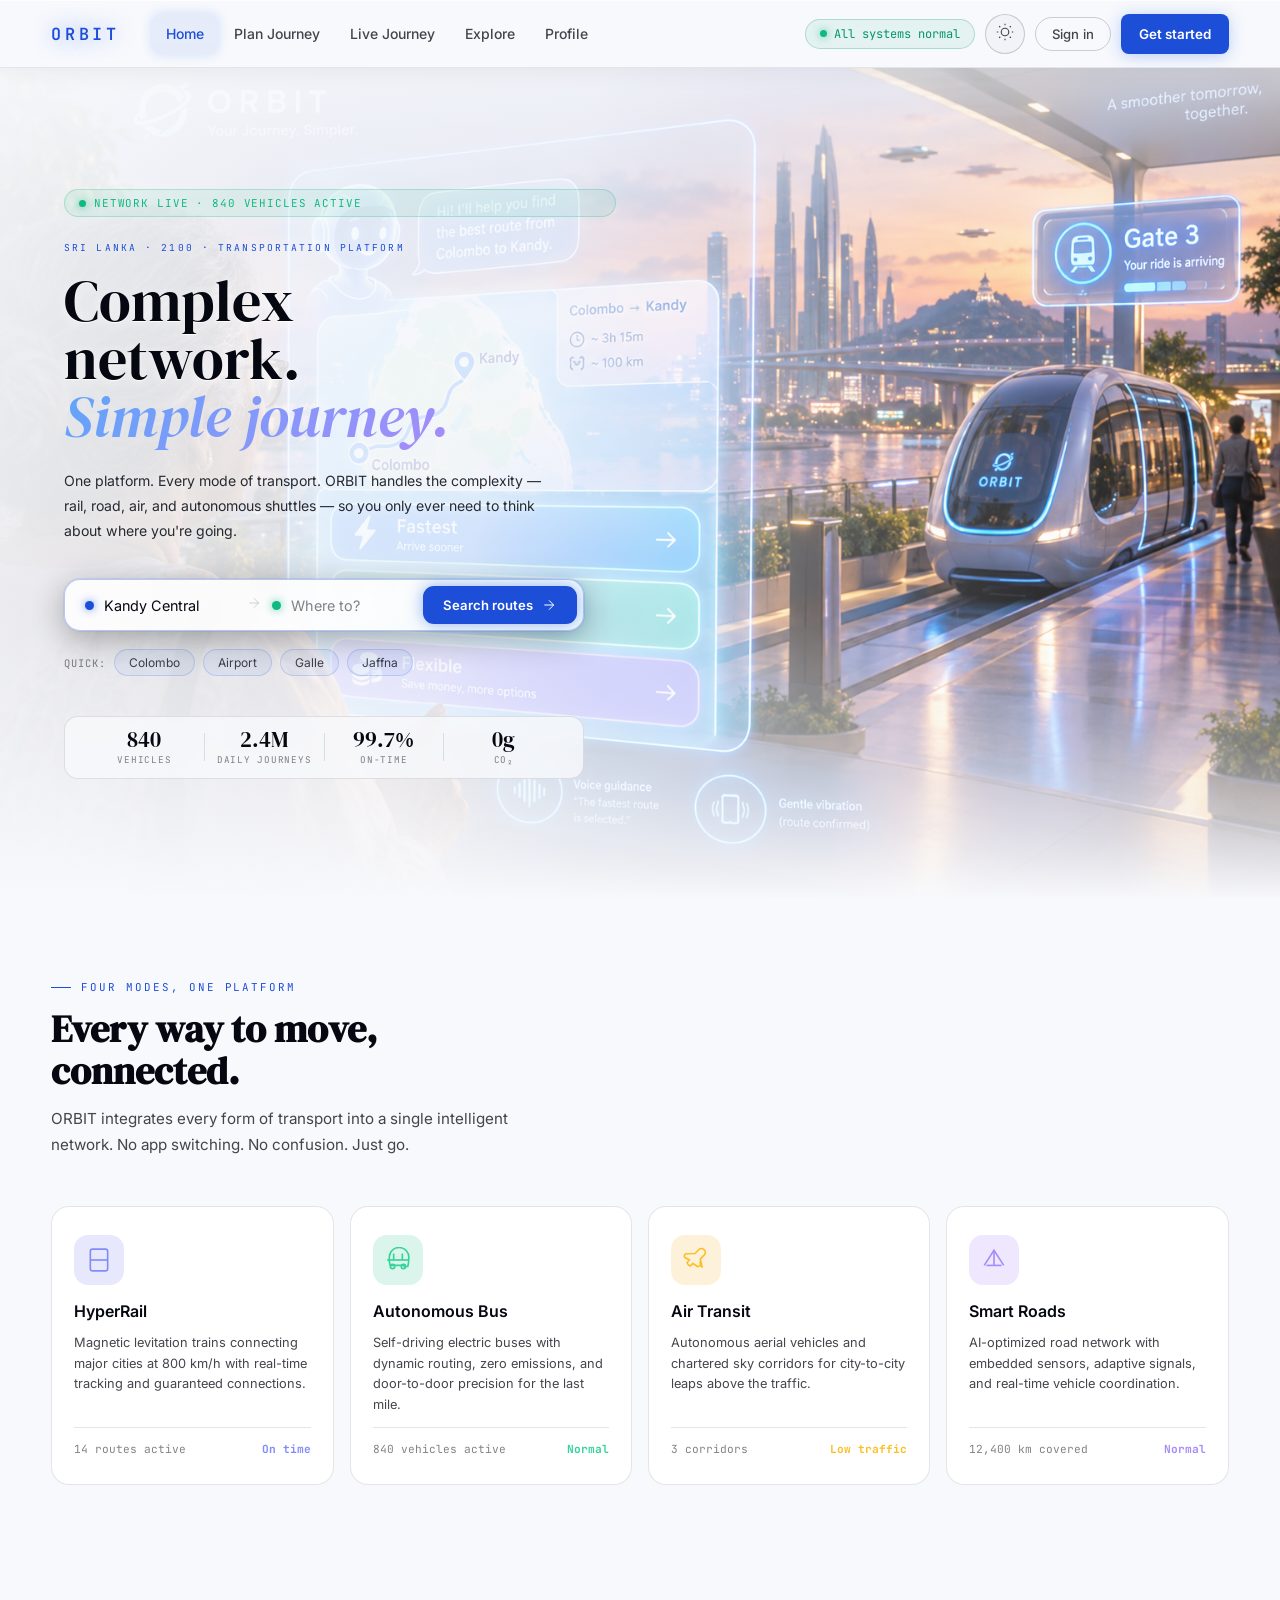
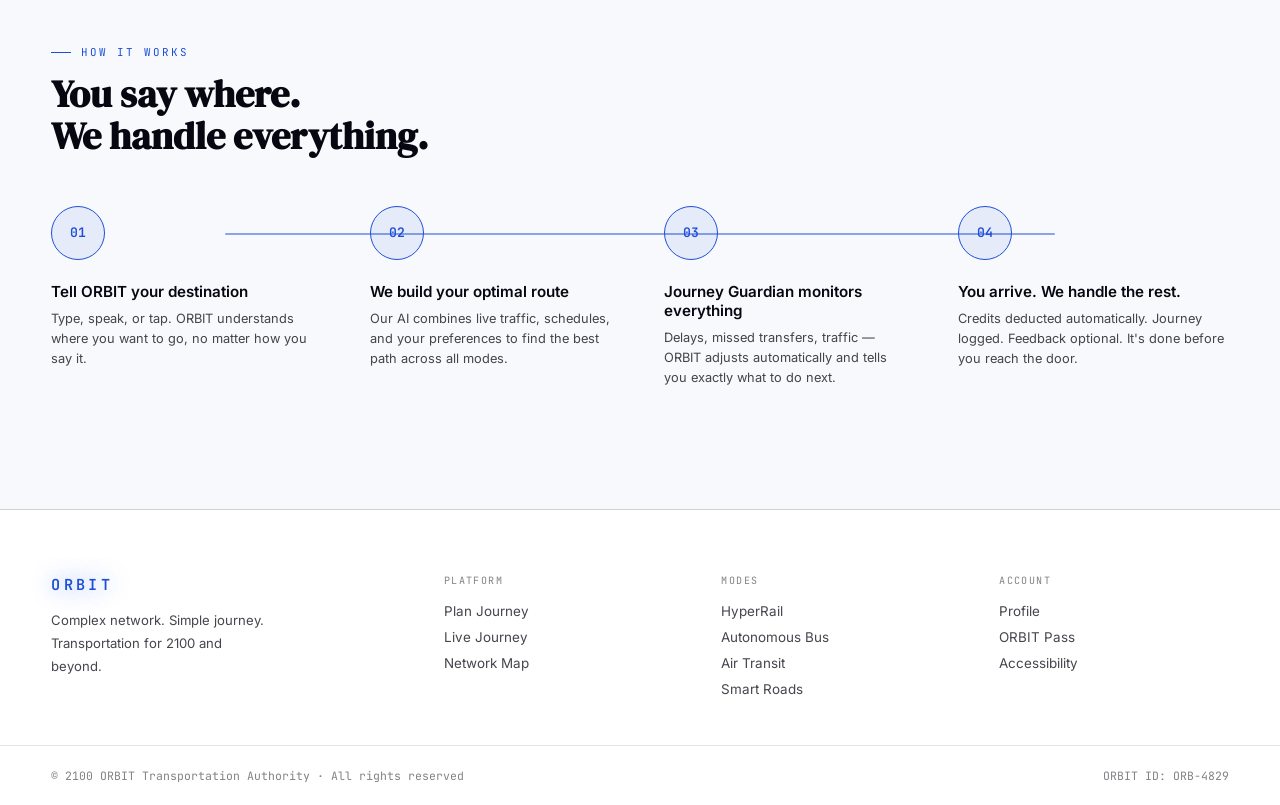
<file: index.html>
<!DOCTYPE html>
<html lang="en" id="html-root">
<head>
  <meta charset="UTF-8" />
  <meta name="viewport" content="width=device-width, initial-scale=1.0" />
  <title>ORBIT — Complex network. Simple journey.</title>
  <meta name="description" content="ORBIT — A unified futuristic transportation platform for 2100. Autonomous buses, trains, air transit, and smart roads in one experience." />
  <link rel="stylesheet" href="style.css" />
</head>
<body>

 
     <!-- TOP NAV -->
<nav class="topnav" aria-label="Main navigation">
  <span class="nav-logo" aria-label="ORBIT">ORBIT</span>
  <div class="nav-links" role="list">
    <button class="nav-link active" data-page="home" onclick="nav('home')" role="listitem">Home</button>
    <button class="nav-link" data-page="journey" onclick="nav('journey')" role="listitem">Plan Journey</button>
    <button class="nav-link" data-page="live" onclick="nav('live')" role="listitem">Live Journey</button>
    <button class="nav-link" data-page="explore" onclick="nav('explore')" role="listitem">Explore</button>
    <button class="nav-link" data-page="profile" onclick="nav('profile')" role="listitem">Profile</button>
  </div>
  <div class="nav-actions">
    <div class="nav-status" aria-label="Network: All systems normal">
      <span class="live-pulse" aria-hidden="true"></span>
      All systems normal
    </div>
    <button class="theme-toggle" id="theme-toggle" onclick="toggleTheme()" aria-label="Toggle light/dark mode">
      <span class="theme-icon theme-icon--dark" aria-hidden="true">
        <svg width="18" height="18" viewBox="0 0 24 24" fill="none" stroke="currentColor" stroke-width="1.5"><path d="M21 12.79A9 9 0 1 1 11.21 3 7 7 0 0 0 21 12.79z"/></svg>
      </span>
      <span class="theme-icon theme-icon--light" aria-hidden="true" style="display:none">
        <svg width="18" height="18" viewBox="0 0 24 24" fill="none" stroke="currentColor" stroke-width="1.5"><circle cx="12" cy="12" r="5"/><path d="M12 1v2M12 21v2M4.22 4.22l1.42 1.42M18.36 18.36l1.42 1.42M1 12h2M21 12h2M4.22 19.78l1.42-1.42M18.36 5.64l1.42-1.42"/></svg>
      </span>
    </button>
    <button class="mobile-menu-btn" id="mobile-menu-btn" onclick="toggleMobileMenu()" aria-label="Toggle navigation menu" aria-expanded="false">
      <svg width="20" height="20" viewBox="0 0 24 24" fill="none" stroke="currentColor" stroke-width="1.5" class="icon-menu"><path d="M4 6h16M4 12h16M4 18h16"/></svg>
      <svg width="20" height="20" viewBox="0 0 24 24" fill="none" stroke="currentColor" stroke-width="1.5" class="icon-close" style="display:none"><path d="M18 6 6 18M6 6l12 12"/></svg>
    </button>
    <button class="btn-nav-ghost" onclick="openAuth('login')" aria-label="Sign in to ORBIT">Sign in</button>
    <button class="btn-nav" onclick="openAuth('signup')" aria-label="Create an ORBIT account">Get started</button>
  </div>
</nav>

<!-- Mobile nav drawer -->
<div class="mobile-nav-drawer" id="mobile-nav-drawer" aria-hidden="true">
  <button class="mobile-nav-link" data-page="home" onclick="nav('home');closeMobileMenu()">Home</button>
  <button class="mobile-nav-link" data-page="journey" onclick="nav('journey');closeMobileMenu()">Plan Journey</button>
  <button class="mobile-nav-link" data-page="live" onclick="nav('live');closeMobileMenu()">Live Journey</button>
  <button class="mobile-nav-link" data-page="explore" onclick="nav('explore');closeMobileMenu()">Explore</button>
  <button class="mobile-nav-link" data-page="profile" onclick="nav('profile');closeMobileMenu()">Profile</button>
  <div class="mobile-nav-auth">
    <button class="mobile-nav-auth-ghost" onclick="closeMobileMenu();openAuth('login')">Sign in</button>
    <button class="mobile-nav-auth-btn" onclick="closeMobileMenu();openAuth('signup')">Get started</button>
  </div>
</div>


<!-- ╔══════════════════════════════════════╗
     PAGE: HOME
╚══════════════════════════════════════╝ -->
<div id="page-home" class="page active" aria-label="Home">

  <!-- ── HERO: FULL-BLEED IMAGE ── -->
  <section class="hero2" aria-label="ORBIT hero">

    <!-- Full-bleed background image -->
    <img src="hero-bg.png" alt="Futuristic ORBIT transportation — holographic UI, maglev train, Sri Lanka 2100" class="hero2-bg-img" />

    <!-- Dark gradient overlays for text readability -->
    <div class="hero2-overlay" aria-hidden="true"></div>

    <!-- Content centred over image -->
    <div class="hero2-left">

      <!-- Live pill -->
      <div class="hero2-live-pill" aria-label="Network live">
        <span class="live-pulse-ring" aria-hidden="true"></span>
        <span class="live-pulse" aria-hidden="true"></span>
        Network live · 840 vehicles active
      </div>

      <div class="hero2-label" aria-hidden="true">Sri Lanka · 2100 · Transportation Platform</div>
      <h1 class="hero2-headline">
        <span class="hero2-line1">Complex</span>
        <span class="hero2-line2">network.</span>
        <span class="hero2-line3"><em>Simple journey.</em></span>
      </h1>
      <p class="hero2-sub">
        One platform. Every mode of transport. ORBIT handles the complexity — rail, road, air, and autonomous shuttles — so you only ever need to think about where you're going.
      </p>

      <!-- Search bar -->
      <div class="hero2-search" role="search" aria-label="Destination search">
        <div class="hero2-search-from">
          <span class="hero2-search-dot hero2-search-dot--from" aria-hidden="true"></span>
          <input class="hero2-search-input" type="text" value="Kandy Central" aria-label="Departure location" />
        </div>
        <div class="hero2-search-divider" aria-hidden="true">
          <svg width="16" height="16" viewBox="0 0 24 24" fill="none" stroke="currentColor" stroke-width="1.5"><path d="M5 12h14M12 5l7 7-7 7"/></svg>
        </div>
        <div class="hero2-search-to">
          <span class="hero2-search-dot hero2-search-dot--to" aria-hidden="true"></span>
          <input class="hero2-search-input" type="text" placeholder="Where to?" aria-label="Destination" id="hero-dest-input" />
        </div>
        <button class="hero2-search-btn" onclick="nav('journey')" aria-label="Search routes">
          Search routes
          <svg width="16" height="16" viewBox="0 0 24 24" fill="none" stroke="currentColor" stroke-width="1.5" aria-hidden="true"><path d="M5 12h14M12 5l7 7-7 7"/></svg>
        </button>
      </div>

      <!-- Quick destinations -->
      <div class="hero2-quick" aria-label="Quick destinations">
        <span class="hero2-quick-label">Quick:</span>
        <button class="hero2-quick-btn" onclick="setDest('Colombo Central')">Colombo</button>
        <button class="hero2-quick-btn" onclick="setDest('Airport')">Airport</button>
        <button class="hero2-quick-btn" onclick="setDest('Galle')">Galle</button>
        <button class="hero2-quick-btn" onclick="setDest('Jaffna')">Jaffna</button>
      </div>

      <!-- Stats row -->
      <div class="hero2-mini-stats" aria-label="Network statistics">
        <div class="hero2-mini-stat"><span class="hero2-mini-num">840</span><span class="hero2-mini-key">Vehicles</span></div>
        <div class="hero2-mini-sep" aria-hidden="true"></div>
        <div class="hero2-mini-stat"><span class="hero2-mini-num">2.4M</span><span class="hero2-mini-key">Daily journeys</span></div>
        <div class="hero2-mini-sep" aria-hidden="true"></div>
        <div class="hero2-mini-stat"><span class="hero2-mini-num">99.7%</span><span class="hero2-mini-key">On-time</span></div>
        <div class="hero2-mini-sep" aria-hidden="true"></div>
        <div class="hero2-mini-stat"><span class="hero2-mini-num">0g</span><span class="hero2-mini-key">CO₂</span></div>
      </div>
    </div>
  </section>

  <!-- Transport Modes -->
  <section class="section" aria-label="Transport modes">
    <div class="section-header">
      <p class="section-tag" aria-hidden="true">Four modes, one platform</p>
      <h2 class="section-h">Every way to move,<br>connected.</h2>
      <p class="section-sub">ORBIT integrates every form of transport into a single intelligent network. No app switching. No confusion. Just go.</p>
    </div>
    <div class="modes-grid" role="list">
      <div class="mode-card" role="listitem" aria-label="HyperRail">
        <div class="mode-card-icon" style="background:rgba(99,102,241,0.15)" aria-hidden="true">
          <svg width="26" height="26" viewBox="0 0 24 24" fill="none" stroke="#818cf8" stroke-width="1.5"><rect x="4" y="2" width="16" height="20" rx="2"/><path d="M4 12h16"/><path d="M8 18h.01M16 18h.01"/></svg>
        </div>
        <div class="mode-card-name">HyperRail</div>
        <div class="mode-card-desc">Magnetic levitation trains connecting major cities at 800 km/h with real-time tracking and guaranteed connections.</div>
        <div class="mode-card-stat">
          <span>14 routes active</span>
          <strong style="color:#818cf8">On time</strong>
        </div>
      </div>
      <div class="mode-card" role="listitem" aria-label="Autonomous Bus">
        <div class="mode-card-icon" style="background:rgba(16,185,129,0.15)" aria-hidden="true">
          <svg width="26" height="26" viewBox="0 0 24 24" fill="none" stroke="#34d399" stroke-width="1.5"><path d="M8 6v6"/><path d="M16 6v6"/><path d="M2 12h19.6"/><path d="M18 18h3s.5-1.7.8-4.8c.1-1.1.2-2.2.2-3.2A7 7 0 0 0 4 9v4c0 .3 0 .6.1.9l.7 3.1H18Z"/><circle cx="7" cy="18" r="2"/><circle cx="17" cy="18" r="2"/></svg>
        </div>
        <div class="mode-card-name">Autonomous Bus</div>
        <div class="mode-card-desc">Self-driving electric buses with dynamic routing, zero emissions, and door-to-door precision for the last mile.</div>
        <div class="mode-card-stat">
          <span>840 vehicles active</span>
          <strong style="color:#34d399">Normal</strong>
        </div>
      </div>
      <div class="mode-card" role="listitem" aria-label="Air Transit">
        <div class="mode-card-icon" style="background:rgba(245,158,11,0.15)" aria-hidden="true">
          <svg width="26" height="26" viewBox="0 0 24 24" fill="none" stroke="#fbbf24" stroke-width="1.5"><path d="M17.8 19.2 16 11l3.5-3.5C21 6 21 4 19.5 2.5c-1.5-1.5-3.5-1.5-5 0L11 6 2.8 6.2c-.5 0-.9.3-1.1.7l-.4 1.5c-.1.5.1 1 .5 1.3L6 12l-1.8 1.8c-.5.5-.5 1.2 0 1.7l1.5 1.5c.5.5 1.2.5 1.7 0L9 15l3.5 2.5c.3.4.8.6 1.3.5l1.5-.4c.4-.2.7-.6.7-1.1l-.2-3.3Z"/></svg>
        </div>
        <div class="mode-card-name">Air Transit</div>
        <div class="mode-card-desc">Autonomous aerial vehicles and chartered sky corridors for city-to-city leaps above the traffic.</div>
        <div class="mode-card-stat">
          <span>3 corridors</span>
          <strong style="color:#fbbf24">Low traffic</strong>
        </div>
      </div>
      <div class="mode-card" role="listitem" aria-label="Smart Roads">
        <div class="mode-card-icon" style="background:rgba(139,92,246,0.15)" aria-hidden="true">
          <svg width="26" height="26" viewBox="0 0 24 24" fill="none" stroke="#a78bfa" stroke-width="1.5"><path d="M3 17 12 3l9 14"/><path d="M12 3v14"/><path d="M5 17h14"/></svg>
        </div>
        <div class="mode-card-name">Smart Roads</div>
        <div class="mode-card-desc">AI-optimized road network with embedded sensors, adaptive signals, and real-time vehicle coordination.</div>
        <div class="mode-card-stat">
          <span>12,400 km covered</span>
          <strong style="color:#a78bfa">Normal</strong>
        </div>
      </div>
    </div>
  </section>

  <!-- How it works -->
  <section class="section" aria-label="How ORBIT works">
    <div class="section-header">
      <p class="section-tag" aria-hidden="true">How it works</p>
      <h2 class="section-h">You say where.<br>We handle everything.</h2>
    </div>
    <div class="steps-grid" role="list">
      <div class="step" role="listitem">
        <div class="step-num" aria-hidden="true">01</div>
        <div class="step-title">Tell ORBIT your destination</div>
        <div class="step-desc">Type, speak, or tap. ORBIT understands where you want to go, no matter how you say it.</div>
      </div>
      <div class="step" role="listitem">
        <div class="step-num" aria-hidden="true">02</div>
        <div class="step-title">We build your optimal route</div>
        <div class="step-desc">Our AI combines live traffic, schedules, and your preferences to find the best path across all modes.</div>
      </div>
      <div class="step" role="listitem">
        <div class="step-num" aria-hidden="true">03</div>
        <div class="step-title">Journey Guardian monitors everything</div>
        <div class="step-desc">Delays, missed transfers, traffic — ORBIT adjusts automatically and tells you exactly what to do next.</div>
      </div>
      <div class="step" role="listitem">
        <div class="step-num" aria-hidden="true">04</div>
        <div class="step-title">You arrive. We handle the rest.</div>
        <div class="step-desc">Credits deducted automatically. Journey logged. Feedback optional. It's done before you reach the door.</div>
      </div>
    </div>
  </section>

  <footer class="footer-wrapper">
    <div class="footer">
      <div class="footer-brand">
        <span class="nav-logo">ORBIT</span>
        <p class="footer-desc">Complex network. Simple journey.<br>Transportation for 2100 and beyond.</p>
      </div>
      <div>
        <div class="footer-col-title">Platform</div>
        <div class="footer-links">
          <button class="footer-link" onclick="nav('journey')">Plan Journey</button>
          <button class="footer-link" onclick="nav('live')">Live Journey</button>
          <button class="footer-link" onclick="nav('explore')">Network Map</button>
        </div>
      </div>
      <div>
        <div class="footer-col-title">Modes</div>
        <div class="footer-links">
          <span class="footer-link">HyperRail</span>
          <span class="footer-link">Autonomous Bus</span>
          <span class="footer-link">Air Transit</span>
          <span class="footer-link">Smart Roads</span>
        </div>
      </div>
      <div>
        <div class="footer-col-title">Account</div>
        <div class="footer-links">
          <button class="footer-link" onclick="nav('profile')">Profile</button>
          <button class="footer-link" onclick="nav('profile')">ORBIT Pass</button>
          <button class="footer-link" onclick="navProfile('a11y')">Accessibility</button>
        </div>
      </div>
    </div>
    <div class="footer-bottom">
      <span class="footer-copy">© 2100 ORBIT Transportation Authority · All rights reserved</span>
      <span class="footer-copy">ORBIT ID: ORB-4829</span>
    </div>
  </footer>
</div>


<!-- ╔══════════════════════════════════════╗
     PAGE: JOURNEY PLANNER
╚══════════════════════════════════════╝ -->
<div id="page-journey" class="page" aria-label="Plan your journey">
  <div class="section" style="padding-top:60px">
    <div class="section-header-split">
      <div>
        <p class="section-tag" aria-hidden="true">Journey planner</p>
        <h1 class="section-h">Plan your route</h1>
        <p class="section-sub">Search routes across all ORBIT modes. We'll find the best path for you.</p>
      </div>
    </div>

    <!-- Search form -->
    <div class="jp-search-form">
      <div class="planner-field">
        <label class="planner-label" for="jp-from">From</label>
        <input class="planner-input" id="jp-from" type="text" value="Kandy Central" aria-label="Departure location" />
      </div>
      <div class="planner-field">
        <label class="planner-label" for="jp-to">To</label>
        <input class="planner-input" id="jp-to" type="text" placeholder="Colombo Central" aria-label="Destination" />
      </div>
      <div class="planner-field">
        <label class="planner-label" for="jp-date">Date</label>
        <input class="planner-input" id="jp-date" type="date" aria-label="Travel date" />
      </div>
      <div class="planner-field">
        <label class="planner-label" for="jp-time">Time</label>
        <input class="planner-input" id="jp-time" type="time" value="19:00" aria-label="Departure time" />
      </div>
      <button class="btn-primary" onclick="nav('live')" aria-label="Search for routes" style="padding:14px 28px;white-space:nowrap">
        Search Routes
      </button>
    </div>

    <!-- Route cards full-page -->
    <div class="jp-routes-grid" role="list" aria-label="Available routes">

      <article role="listitem" style="background:linear-gradient(135deg,var(--surface2),var(--surface3));border:1px solid rgba(99,102,241,0.3);border-radius:var(--r2);padding:28px;display:flex;flex-direction:column;gap:18px">
        <div style="display:flex;justify-content:space-between;align-items:flex-start">
          <span class="rc-badge rc-badge--fast" style="font-size:0.65rem">FASTEST</span>
          <span style="font-family:var(--mono);font-size:0.75rem;color:var(--text2)">Arrive 7:40 PM</span>
        </div>
        <div style="display:flex;align-items:center;gap:10px;flex-wrap:wrap">
          <span class="mode-chip mode-rail">HyperRail</span>
          <span style="color:var(--text3)">→</span>
          <span class="mode-chip mode-bus">Autonomous Shuttle</span>
        </div>
        <div style="display:grid;grid-template-columns:1fr 1fr 1fr;gap:12px;padding-top:8px;border-top:1px solid var(--border)">
          <div><span style="display:block;font-size:1.1rem;font-weight:700;color:var(--text)">38 min</span><span style="display:block;font-family:var(--mono);font-size:0.65rem;color:var(--text3);margin-top:2px">DURATION</span></div>
          <div><span style="display:block;font-size:1.1rem;font-weight:700;color:var(--text)">1</span><span style="display:block;font-family:var(--mono);font-size:0.65rem;color:var(--text3);margin-top:2px">TRANSFER</span></div>
          <div><span style="display:block;font-size:1.1rem;font-weight:700;color:var(--text)">840 cr</span><span style="display:block;font-family:var(--mono);font-size:0.65rem;color:var(--text3);margin-top:2px">CREDITS</span></div>
        </div>
        <!-- Mini timeline -->
        <div style="display:flex;flex-direction:column;gap:10px;padding:16px;background:var(--bg2);border-radius:var(--r);font-size:0.78rem">
          <div style="display:flex;justify-content:space-between"><span style="color:var(--text2);font-weight:500">Kandy Central</span><span style="font-family:var(--mono);color:var(--text3)">7:02 PM</span></div>
          <div style="display:flex;align-items:center;gap:8px;color:var(--text3);font-family:var(--mono);font-size:0.72rem;padding-left:8px"><span style="width:1px;height:14px;background:var(--border)"></span>HyperRail · Platform 04 · 28 min</div>
          <div style="display:flex;justify-content:space-between"><span style="color:var(--text2)">Colombo Junction</span><span style="font-family:var(--mono);color:var(--text3)">7:32 PM</span></div>
          <div style="display:flex;align-items:center;gap:8px;color:var(--text3);font-family:var(--mono);font-size:0.72rem;padding-left:8px"><span style="width:1px;height:14px;background:var(--border)"></span>Shuttle A17 · Gate 3 · 6 min</div>
          <div style="display:flex;justify-content:space-between"><span style="color:var(--accent);font-weight:600">Colombo Central</span><span style="font-family:var(--mono);color:var(--accent)">7:40 PM</span></div>
        </div>
        <button class="btn-primary" style="width:100%" onclick="nav('live')" aria-label="Choose this fastest route">Choose Route →</button>
      </article>

      <article role="listitem" style="background:var(--surface);border:1px solid var(--border);border-radius:var(--r2);padding:28px;display:flex;flex-direction:column;gap:18px">
        <div style="display:flex;justify-content:space-between;align-items:flex-start">
          <span class="rc-badge rc-badge--simple" style="font-size:0.65rem">SIMPLE</span>
          <span style="font-family:var(--mono);font-size:0.75rem;color:var(--text2)">Arrive 7:48 PM</span>
        </div>
        <div style="display:flex;align-items:center;gap:10px">
          <span class="mode-chip mode-rail">HyperRail</span>
        </div>
        <div style="display:grid;grid-template-columns:1fr 1fr 1fr;gap:12px;padding-top:8px;border-top:1px solid var(--border)">
          <div><span style="display:block;font-size:1.1rem;font-weight:700;color:var(--text)">46 min</span><span style="display:block;font-family:var(--mono);font-size:0.65rem;color:var(--text3);margin-top:2px">DURATION</span></div>
          <div><span style="display:block;font-size:1.1rem;font-weight:700;color:var(--text)">0</span><span style="display:block;font-family:var(--mono);font-size:0.65rem;color:var(--text3);margin-top:2px">TRANSFERS</span></div>
          <div><span style="display:block;font-size:1.1rem;font-weight:700;color:var(--text)">620 cr</span><span style="display:block;font-family:var(--mono);font-size:0.65rem;color:var(--text3);margin-top:2px">CREDITS</span></div>
        </div>
        <div style="display:flex;flex-direction:column;gap:10px;padding:16px;background:var(--bg2);border-radius:var(--r);font-size:0.78rem">
          <div style="display:flex;justify-content:space-between"><span style="color:var(--text2);font-weight:500">Kandy Central</span><span style="font-family:var(--mono);color:var(--text3)">7:02 PM</span></div>
          <div style="display:flex;align-items:center;gap:8px;color:var(--text3);font-family:var(--mono);font-size:0.72rem;padding-left:8px"><span style="width:1px;height:14px;background:var(--border)"></span>HyperRail · Platform 02 · 44 min</div>
          <div style="display:flex;justify-content:space-between"><span style="color:var(--accent);font-weight:600">Colombo Central</span><span style="font-family:var(--mono);color:var(--accent)">7:48 PM</span></div>
        </div>
        <button class="btn-outline" style="width:100%" onclick="nav('live')" aria-label="Choose this simple route">Choose Route →</button>
      </article>

      <article role="listitem" style="background:var(--surface);border:1px solid var(--border);border-radius:var(--r2);padding:28px;display:flex;flex-direction:column;gap:18px">
        <div style="display:flex;justify-content:space-between;align-items:flex-start">
          <span class="rc-badge rc-badge--flex" style="font-size:0.65rem">FLEXIBLE</span>
          <span style="font-family:var(--mono);font-size:0.75rem;color:var(--text2)">Arrive 7:43 PM</span>
        </div>
        <div style="display:flex;align-items:center;gap:10px;flex-wrap:wrap">
          <span class="mode-chip mode-road">Smart Road</span>
          <span style="color:var(--text3)">→</span>
          <span class="mode-chip mode-rail">HyperRail</span>
        </div>
        <div style="display:grid;grid-template-columns:1fr 1fr 1fr;gap:12px;padding-top:8px;border-top:1px solid var(--border)">
          <div><span style="display:block;font-size:1.1rem;font-weight:700;color:var(--text)">41 min</span><span style="display:block;font-family:var(--mono);font-size:0.65rem;color:var(--text3);margin-top:2px">DURATION</span></div>
          <div><span style="display:block;font-size:1.1rem;font-weight:700;color:var(--text)">1</span><span style="display:block;font-family:var(--mono);font-size:0.65rem;color:var(--text3);margin-top:2px">TRANSFER</span></div>
          <div><span style="display:block;font-size:1.1rem;font-weight:700;color:var(--text)">760 cr</span><span style="display:block;font-family:var(--mono);font-size:0.65rem;color:var(--text3);margin-top:2px">CREDITS</span></div>
        </div>
        <div style="display:flex;flex-direction:column;gap:10px;padding:16px;background:var(--bg2);border-radius:var(--r);font-size:0.78rem">
          <div style="display:flex;justify-content:space-between"><span style="color:var(--text2);font-weight:500">Kandy Central</span><span style="font-family:var(--mono);color:var(--text3)">7:02 PM</span></div>
          <div style="display:flex;align-items:center;gap:8px;color:var(--text3);font-family:var(--mono);font-size:0.72rem;padding-left:8px"><span style="width:1px;height:14px;background:var(--border)"></span>Smart Road pod · 8 min</div>
          <div style="display:flex;justify-content:space-between"><span style="color:var(--text2)">Kandy Station</span><span style="font-family:var(--mono);color:var(--text3)">7:10 PM</span></div>
          <div style="display:flex;align-items:center;gap:8px;color:var(--text3);font-family:var(--mono);font-size:0.72rem;padding-left:8px"><span style="width:1px;height:14px;background:var(--border)"></span>HyperRail · Platform 06 · 31 min</div>
          <div style="display:flex;justify-content:space-between"><span style="color:var(--accent);font-weight:600">Colombo Central</span><span style="font-family:var(--mono);color:var(--accent)">7:43 PM</span></div>
        </div>
        <button class="btn-outline" style="width:100%" onclick="nav('live')" aria-label="Choose this flexible route">Choose Route →</button>
      </article>

    </div>
  </div>
</div>


<!-- ╔══════════════════════════════════════╗
     PAGE: LIVE JOURNEY
╚══════════════════════════════════════╝ -->
<div id="page-live" class="page" aria-label="Live Journey">
  <div class="journey-panel-section">
    <div class="section-header-split" style="margin-bottom:28px">
      <div>
        <p class="section-tag" aria-hidden="true">Live journey</p>
        <h1 class="section-h">Kandy → Colombo Central</h1>
      </div>
      <div style="display:flex;gap:12px;align-items:center">
        <button class="btn-warn" id="delay-btn" onclick="simulateDelay()" aria-label="Simulate a train delay">
          <svg width="16" height="16" viewBox="0 0 24 24" fill="none" stroke="currentColor" stroke-width="1.5" aria-hidden="true"><path d="M10.29 3.86L1.82 18a2 2 0 0 0 1.71 3h16.94a2 2 0 0 0 1.71-3L13.71 3.86a2 2 0 0 0-3.42 0z"/><line x1="12" y1="9" x2="12" y2="13"/><line x1="12" y1="17" x2="12.01" y2="17"/></svg>
          Simulate Delay
        </button>
        <button class="btn-outline" onclick="speakInstruction()" aria-label="Listen to directions">
          <svg width="16" height="16" viewBox="0 0 24 24" fill="none" stroke="currentColor" stroke-width="1.5" aria-hidden="true"><polygon points="11 5 6 9 2 9 2 15 6 15 11 19 11 5"/><path d="M19.07 4.93a10 10 0 0 1 0 14.14"/><path d="M15.54 8.46a5 5 0 0 1 0 7.07"/></svg>
          Listen
        </button>
      </div>
    </div>

    <div class="journey-panel">
      <!-- Main panel -->
      <div class="jp-main">
        <div class="jp-header">
          <div>
            <p style="font-family:var(--mono);font-size:0.65rem;letter-spacing:0.12em;text-transform:uppercase;color:var(--text3);margin-bottom:6px">ARRIVING</p>
            <p style="font-family:var(--serif);font-size:1.5rem;color:var(--text)" id="arrive-display">7:40 PM</p>
          </div>
          <div class="jp-arrive-badge">
            <span class="live-pulse" aria-hidden="true"></span>
            Live tracking active
          </div>
        </div>
        <div class="jp-progress-bar" role="progressbar" aria-valuenow="30" aria-valuemin="0" aria-valuemax="100" aria-label="Journey progress">
          <div class="jp-progress-fill" id="progress-fill" style="width:30%"></div>
        </div>
        <div class="jp-body">
          <!-- Next step -->
          <div class="next-step">
            <p class="ns-eyebrow">NEXT STEP</p>
            <h2 class="ns-action" id="ns-action">Take HyperRail</h2>
            <p class="ns-platform" id="ns-platform">Platform 04</p>
            <div class="ns-chips">
              <div class="ns-chip">
                <svg width="13" height="13" viewBox="0 0 24 24" fill="none" stroke="currentColor" stroke-width="1.5" aria-hidden="true"><circle cx="12" cy="12" r="10"/><path d="M12 8v4l3 3"/></svg>
                <span id="leaves-in">Leaves in 6 min</span>
              </div>
              <div class="ns-chip">
                <svg width="13" height="13" viewBox="0 0 24 24" fill="none" stroke="currentColor" stroke-width="1.5" aria-hidden="true"><path d="M21 10c0 7-9 13-9 13s-9-6-9-13a9 9 0 0 1 18 0z"/><circle cx="12" cy="10" r="3"/></svg>
                <span>120 m away</span>
              </div>
            </div>
            <div class="ns-actions">
              <button class="btn-primary btn-sm" onclick="speakInstruction()" aria-label="Navigate to platform">Navigate to Platform</button>
              <button class="btn-ghost btn-sm" onclick="speakInstruction()" aria-label="Listen to directions">Listen</button>
            </div>
          </div>

          <!-- Timeline -->
          <div class="timeline-block" aria-label="Journey timeline" role="list">
            <div class="tl-item" role="listitem">
              <div class="tl-dot-col"><div class="tl-dot done" aria-hidden="true"></div><div class="tl-line done" aria-hidden="true"></div></div>
              <div class="tl-info"><div class="tl-name done">Kandy Central</div><div class="tl-time">7:02 PM · Departed</div></div>
            </div>
            <div class="tl-item" role="listitem">
              <div class="tl-dot-col"><div class="tl-dot done" aria-hidden="true"></div><div class="tl-line done" aria-hidden="true"></div></div>
              <div class="tl-info"><div class="tl-name done" style="font-size:0.75rem;font-family:var(--mono)">Walk · 120 m · 2 min</div></div>
            </div>
            <div class="tl-item" role="listitem" aria-current="step">
              <div class="tl-dot-col"><div class="tl-dot current" aria-hidden="true"></div><div class="tl-line" aria-hidden="true"></div></div>
              <div class="tl-info">
                <div class="tl-name active">HyperRail · Platform 04</div>
                <div class="tl-detail">Departs <span id="tl-depart">7:04 PM</span> · 28 min ride</div>
              </div>
            </div>
            <div class="tl-item" role="listitem">
              <div class="tl-dot-col"><div class="tl-dot" aria-hidden="true"></div><div class="tl-line" aria-hidden="true"></div></div>
              <div class="tl-info">
                <div class="tl-name">Colombo Junction</div>
                <div class="tl-time">7:32 PM · Transfer</div>
              </div>
            </div>
            <div class="tl-item" role="listitem">
              <div class="tl-dot-col"><div class="tl-dot" aria-hidden="true"></div><div class="tl-line" aria-hidden="true"></div></div>
              <div class="tl-info">
                <div class="tl-name">Autonomous Shuttle A17 · Gate 3</div>
                <div class="tl-detail">Departs 7:34 PM · 6 min ride</div>
              </div>
            </div>
            <div class="tl-item" role="listitem">
              <div class="tl-dot-col"><div class="tl-dot dest" aria-hidden="true"></div></div>
              <div class="tl-info">
                <div class="tl-name" style="color:var(--accent);font-weight:600">Colombo Central</div>
                <div class="tl-time current" id="tl-arrive">7:40 PM · Destination</div>
              </div>
            </div>
          </div>
        </div>
      </div>

      <!-- Sidebar -->
      <div class="jp-sidebar">
        <!-- Guardian -->
        <div class="guardian-card">
          <div class="guardian-head">
            <div class="guardian-ico" aria-hidden="true">
              <svg width="16" height="16" viewBox="0 0 24 24" fill="none" stroke="currentColor" stroke-width="1.5"><path d="M12 22s8-4 8-10V5l-8-3-8 3v7c0 6 8 10 8 10z"/></svg>
            </div>
            <span class="guardian-title">Journey Guardian</span>
            <span class="guardian-ok" id="guardian-status">
              <span class="g-dot" aria-hidden="true"></span>
              Monitoring
            </span>
          </div>
          <p class="guardian-msg" id="guardian-msg">All connections on schedule. Shuttle confirmed at Gate 3 and will hold if needed.</p>
        </div>

        <!-- Delay panel (shown after simulation) -->
        <div class="delay-panel hidden" id="delay-info-panel" aria-live="polite">
          <div class="delay-panel-title" style="color:var(--warn);display:flex;align-items:center;gap:8px">
            <svg width="15" height="15" viewBox="0 0 24 24" fill="none" stroke="currentColor" stroke-width="1.5" aria-hidden="true"><path d="M10.29 3.86L1.82 18a2 2 0 0 0 1.71 3h16.94a2 2 0 0 0 1.71-3L13.71 3.86a2 2 0 0 0-3.42 0z"/><line x1="12" y1="9" x2="12" y2="13"/><line x1="12" y1="17" x2="12.01" y2="17"/></svg>
            Train delayed 8 minutes
          </div>
          <div class="delay-times-row">
            <div class="delay-t-item"><span class="delay-t-label">New departure</span><span class="delay-t-val">7:10 PM</span></div>
            <div class="delay-t-item"><span class="delay-t-label">New arrival</span><span class="delay-t-val">7:48 PM</span></div>
          </div>
          <p class="delay-note-text">Shuttle will wait. No action needed.</p>
        </div>

        <!-- Ask ORBIT -->
        <div class="ask-orbit-panel">
          <div class="ask-orbit-title">Ask ORBIT</div>
          <button class="ask-option" onclick="answerOrbit('walk')" aria-label="I don't want to walk much">I don't want to walk much.</button>
          <button class="ask-option" onclick="answerOrbit('missed')" aria-label="I missed my train">I missed my train.</button>
          <button class="ask-option" onclick="answerOrbit('next')" aria-label="What is my next step?">What's my next step?</button>
          <div class="ask-response" id="ask-response" aria-live="polite"></div>
        </div>

        <!-- Arrival action -->
        <button class="btn-primary" style="width:100%;justify-content:center" onclick="showArrival()" aria-label="Mark journey as complete">
          Complete Journey →
        </button>
      </div>
    </div>
  </div>

  <!-- Delay alert overlay -->
  <div class="delay-alert-overlay" id="delay-overlay" role="dialog" aria-modal="true" aria-label="Journey delay notification" aria-hidden="true">
    <div class="delay-alert-box">
      <div class="da-header">
        <span class="da-icon" aria-hidden="true">⚠</span>
        <h2 class="da-title">Your train is delayed</h2>
      </div>
      <p class="da-body">We've automatically recalculated your journey. Your shuttle has been notified and will wait.</p>
      <div class="da-times">
        <div class="da-time"><span class="da-time-label">New departure</span><span class="da-time-val">7:10 PM</span></div>
        <div class="da-time"><span class="da-time-label">New arrival</span><span class="da-time-val">7:48 PM</span></div>
      </div>
      <p class="da-note">Shuttle A17 confirmed holding at Gate 3. No action needed.</p>
      <button class="btn-primary" onclick="closeDelay()" aria-label="Continue your journey">Continue Journey →</button>
    </div>
  </div>

  <!-- Arrival modal -->
  <div class="delay-alert-overlay" id="arrival-overlay" role="dialog" aria-modal="true" aria-label="Journey complete" aria-hidden="true">
    <div class="delay-alert-box" style="border-color:rgba(16,185,129,0.35);text-align:center;align-items:center">
      <div style="width:72px;height:72px;border-radius:50%;background:var(--accent-dim);border:2px solid rgba(16,185,129,0.3);display:flex;align-items:center;justify-content:center;color:var(--accent)" aria-hidden="true">
        <svg width="36" height="36" viewBox="0 0 24 24" fill="none" stroke="currentColor" stroke-width="1.5"><path d="M22 11.08V12a10 10 0 1 1-5.93-9.14"/><polyline points="22 4 12 14.01 9 11.01"/></svg>
      </div>
      <p style="font-family:var(--mono);font-size:0.72rem;letter-spacing:0.12em;text-transform:uppercase;color:var(--text3)">You've arrived.</p>
      <h2 style="font-family:var(--serif);font-size:2rem;color:var(--text)">Colombo Central</h2>
      <p style="font-family:var(--mono);font-size:0.8rem;color:var(--accent)">Journey complete ✓</p>
      <div class="arrival-stats-row">
        <div style="display:flex;flex-direction:column;gap:4px;align-items:center"><span style="font-family:var(--serif);font-size:1.5rem;color:var(--text)">42 min</span><span style="font-family:var(--mono);font-size:0.65rem;text-transform:uppercase;letter-spacing:0.1em;color:var(--text3)">Duration</span></div>
        <div style="display:flex;flex-direction:column;gap:4px;align-items:center"><span style="font-family:var(--serif);font-size:1.5rem;color:var(--text)">1</span><span style="font-family:var(--mono);font-size:0.65rem;text-transform:uppercase;letter-spacing:0.1em;color:var(--text3)">Transfer</span></div>
        <div style="display:flex;flex-direction:column;gap:4px;align-items:center"><span style="font-family:var(--serif);font-size:1.5rem;color:var(--text)">840 cr</span><span style="font-family:var(--mono);font-size:0.65rem;text-transform:uppercase;letter-spacing:0.1em;color:var(--text3)">Credits</span></div>
      </div>
      <div style="display:flex;flex-direction:column;gap:10px;width:100%;align-items:center">
        <p style="font-size:0.85rem;color:var(--text2)">How was your journey?</p>
        <div style="display:flex;gap:10px" role="group" aria-label="Rate your journey">
          <button class="btn-ghost btn-sm" onclick="rateJourney(this)" aria-label="Rate: Great">Great</button>
          <button class="btn-ghost btn-sm" onclick="rateJourney(this)" aria-label="Rate: Okay">Okay</button>
          <button class="btn-ghost btn-sm" onclick="rateJourney(this)" aria-label="Rate: Difficult">Difficult</button>
        </div>
      </div>
      <button class="btn-primary" style="width:100%" onclick="closeArrival()" aria-label="Done">Done</button>
    </div>
  </div>
</div>


<!-- ╔══════════════════════════════════════╗
     PAGE: EXPLORE
╚══════════════════════════════════════╝ -->
<div id="page-explore" class="page" aria-label="Explore the ORBIT network">
  <div class="section" style="padding-top:60px">
    <div class="section-header">
      <p class="section-tag" aria-hidden="true">Network overview</p>
      <h1 class="section-h">The ORBIT Network</h1>
      <p class="section-sub">Sri Lanka's integrated transport grid for 2100 — every route, every mode, live.</p>
    </div>

    <div class="explore-layout">
      <div>
        <div class="map-container" aria-label="ORBIT network map of Sri Lanka">
          <svg viewBox="0 0 800 500" class="map-svg-full" role="img" aria-label="Interactive network map">
            <defs>
              <pattern id="mapgrid" width="40" height="40" patternUnits="userSpaceOnUse">
                <path d="M 40 0 L 0 0 0 40" fill="none" stroke="rgba(255,255,255,0.04)" stroke-width="1"/>
              </pattern>
              <radialGradient id="glow1" cx="50%" cy="50%" r="50%">
                <stop offset="0%" stop-color="rgba(99,102,241,0.15)"/>
                <stop offset="100%" stop-color="transparent"/>
              </radialGradient>
            </defs>
            <rect width="800" height="500" fill="url(#mapgrid)"/>
            <ellipse cx="400" cy="250" rx="200" ry="150" fill="url(#glow1)"/>

            <!-- HyperRail lines -->
            <path d="M 120 80 Q 280 120 400 200 Q 520 280 660 240" stroke="#6366f1" stroke-width="2.5" fill="none" opacity="0.8"/>
            <path d="M 160 380 Q 300 320 400 200 Q 500 80 640 100" stroke="#6366f1" stroke-width="2" fill="none" opacity="0.5" stroke-dasharray="8 4"/>

            <!-- Bus routes -->
            <path d="M 200 420 L 400 200 L 580 400" stroke="#10b981" stroke-width="2" fill="none" opacity="0.6"/>
            <path d="M 400 80 L 400 420" stroke="#10b981" stroke-width="1.5" fill="none" opacity="0.35" stroke-dasharray="6 6"/>

            <!-- Air routes -->
            <path d="M 120 80 Q 400 20 660 240" stroke="#f59e0b" stroke-width="1.5" fill="none" opacity="0.4" stroke-dasharray="10 5"/>
            <path d="M 200 420 Q 400 480 660 240" stroke="#f59e0b" stroke-width="1" fill="none" opacity="0.25" stroke-dasharray="8 4"/>

            <!-- Smart roads -->
            <path d="M 100 300 L 680 300" stroke="#8b5cf6" stroke-width="2" fill="none" opacity="0.45"/>
            <path d="M 300 460 L 500 460 L 600 380" stroke="#8b5cf6" stroke-width="1.5" fill="none" opacity="0.35"/>

            <!-- Station nodes -->
            <!-- Colombo (center) -->
            <circle cx="400" cy="200" r="10" fill="#6366f1" opacity="0.95"/>
            <circle cx="400" cy="200" r="18" fill="rgba(99,102,241,0.15)" stroke="rgba(99,102,241,0.3)" stroke-width="1"/>
            <!-- Kandy -->
            <circle cx="400" cy="80" r="8" fill="#6366f1" opacity="0.85"/>
            <circle cx="400" cy="80" r="14" fill="rgba(99,102,241,0.1)" stroke="rgba(99,102,241,0.25)" stroke-width="1"/>
            <!-- Airport -->
            <circle cx="660" cy="240" r="8" fill="#f59e0b" opacity="0.85"/>
            <circle cx="660" cy="240" r="14" fill="rgba(245,158,11,0.1)" stroke="rgba(245,158,11,0.25)" stroke-width="1"/>
            <!-- Galle -->
            <circle cx="200" cy="420" r="7" fill="#10b981" opacity="0.8"/>
            <!-- Jaffna -->
            <circle cx="120" cy="80" r="7" fill="#6366f1" opacity="0.75"/>
            <!-- Negombo -->
            <circle cx="580" cy="400" r="6" fill="#10b981" opacity="0.7"/>
            <!-- Trinco -->
            <circle cx="640" cy="100" r="6" fill="#6366f1" opacity="0.65"/>

            <!-- Labels -->
            <text x="400" y="228" text-anchor="middle" fill="rgba(255,255,255,0.85)" font-size="13" font-family="JetBrains Mono, monospace" font-weight="500">Colombo</text>
            <text x="400" y="62" text-anchor="middle" fill="rgba(255,255,255,0.75)" font-size="11" font-family="JetBrains Mono, monospace">Kandy</text>
            <text x="680" y="235" text-anchor="start" fill="rgba(255,255,255,0.65)" font-size="10" font-family="JetBrains Mono, monospace">Airport</text>
            <text x="185" y="445" text-anchor="middle" fill="rgba(255,255,255,0.6)" font-size="10" font-family="JetBrains Mono, monospace">Galle</text>
            <text x="108" y="75" text-anchor="middle" fill="rgba(255,255,255,0.55)" font-size="10" font-family="JetBrains Mono, monospace">Jaffna</text>
            <text x="596" y="418" text-anchor="middle" fill="rgba(255,255,255,0.55)" font-size="10" font-family="JetBrains Mono, monospace">Negombo</text>
          </svg>
        </div>

        <!-- Mode cards under map -->
        <div class="explore-mode-cards" role="list">
          <div style="background:var(--surface);border:1px solid var(--border);border-radius:var(--r2);padding:18px 16px" role="listitem">
            <div style="color:#818cf8;margin-bottom:10px" aria-hidden="true"><svg width="22" height="22" viewBox="0 0 24 24" fill="none" stroke="currentColor" stroke-width="1.5"><rect x="4" y="2" width="16" height="20" rx="2"/><path d="M4 12h16"/><path d="M8 18h.01M16 18h.01"/></svg></div>
            <div style="font-size:0.88rem;font-weight:600;color:var(--text);margin-bottom:6px">HyperRail</div>
            <div style="font-family:var(--mono);font-size:0.7rem;color:var(--text3)">800 km/h · 14 routes · Maglev</div>
          </div>
          <div style="background:var(--surface);border:1px solid var(--border);border-radius:var(--r2);padding:18px 16px" role="listitem">
            <div style="color:#34d399;margin-bottom:10px" aria-hidden="true"><svg width="22" height="22" viewBox="0 0 24 24" fill="none" stroke="currentColor" stroke-width="1.5"><path d="M8 6v6"/><path d="M16 6v6"/><path d="M2 12h19.6"/><path d="M18 18h3s.5-1.7.8-4.8c.1-1.1.2-2.2.2-3.2A7 7 0 0 0 4 9v4c0 .3 0 .6.1.9l.7 3.1H18Z"/><circle cx="7" cy="18" r="2"/><circle cx="17" cy="18" r="2"/></svg></div>
            <div style="font-size:0.88rem;font-weight:600;color:var(--text);margin-bottom:6px">Autonomous Bus</div>
            <div style="font-family:var(--mono);font-size:0.7rem;color:var(--text3)">840 active · Zero emission · EV</div>
          </div>
          <div style="background:var(--surface);border:1px solid var(--border);border-radius:var(--r2);padding:18px 16px" role="listitem">
            <div style="color:#fbbf24;margin-bottom:10px" aria-hidden="true"><svg width="22" height="22" viewBox="0 0 24 24" fill="none" stroke="currentColor" stroke-width="1.5"><path d="M17.8 19.2 16 11l3.5-3.5C21 6 21 4 19.5 2.5c-1.5-1.5-3.5-1.5-5 0L11 6 2.8 6.2c-.5 0-.9.3-1.1.7l-.4 1.5c-.1.5.1 1 .5 1.3L6 12l-1.8 1.8c-.5.5-.5 1.2 0 1.7l1.5 1.5c.5.5 1.2.5 1.7 0L9 15l3.5 2.5c.3.4.8.6 1.3.5l1.5-.4c.4-.2.7-.6.7-1.1l-.2-3.3Z"/></svg></div>
            <div style="font-size:0.88rem;font-weight:600;color:var(--text);margin-bottom:6px">Air Transit</div>
            <div style="font-family:var(--mono);font-size:0.7rem;color:var(--text3)">3 corridors · Personal AVs</div>
          </div>
          <div style="background:var(--surface);border:1px solid var(--border);border-radius:var(--r2);padding:18px 16px" role="listitem">
            <div style="color:#a78bfa;margin-bottom:10px" aria-hidden="true"><svg width="22" height="22" viewBox="0 0 24 24" fill="none" stroke="currentColor" stroke-width="1.5"><path d="M3 17 12 3l9 14"/><path d="M12 3v14"/><path d="M5 17h14"/></svg></div>
            <div style="font-size:0.88rem;font-weight:600;color:var(--text);margin-bottom:6px">Smart Roads</div>
            <div style="font-family:var(--mono);font-size:0.7rem;color:var(--text3)">12,400 km · AI optimized</div>
          </div>
        </div>
      </div>

      <!-- Legend + stats panel -->
      <div class="map-legend-panel">
        <div class="legend-card">
          <div class="legend-title">Map legend</div>
          <div class="legend-item"><div class="legend-line" style="background:#6366f1"></div><span class="legend-item-name">HyperRail</span><span class="legend-item-count">14 routes</span></div>
          <div class="legend-item"><div class="legend-line" style="background:#10b981"></div><span class="legend-item-name">Autonomous Bus</span><span class="legend-item-count">840 active</span></div>
          <div class="legend-item"><div class="legend-line" style="background:#f59e0b;height:2px;border-top:2px dashed #f59e0b;background:none"></div><span class="legend-item-name">Air Transit</span><span class="legend-item-count">3 corridors</span></div>
          <div class="legend-item"><div class="legend-line" style="background:#8b5cf6"></div><span class="legend-item-name">Smart Roads</span><span class="legend-item-count">12,400 km</span></div>
        </div>
        <div class="stats-grid-explore">
          <div class="es-stat"><span class="es-val">2.4M</span><span class="es-key">Daily journeys</span></div>
          <div class="es-stat"><span class="es-val">99.7%</span><span class="es-key">On-time rate</span></div>
          <div class="es-stat"><span class="es-val">6</span><span class="es-key">Major hubs</span></div>
          <div class="es-stat"><span class="es-val">0g</span><span class="es-key">CO₂ emissions</span></div>
        </div>
      </div>
    </div>
  </div>
</div>


<!-- ╔══════════════════════════════════════╗
     PAGE: PROFILE
╚══════════════════════════════════════╝ -->
<div id="page-profile" class="page" aria-label="Profile">
  <div class="section" style="padding-top:60px">
    <div class="section-header">
      <p class="section-tag" aria-hidden="true">Your account</p>
      <h1 class="section-h">Alex</h1>
    </div>

    <div class="profile-layout">
      <!-- Sidebar nav -->
      <div class="profile-sidebar" role="navigation" aria-label="Profile sections">
        <div class="profile-hero-card">
          <div class="profile-avatar" aria-hidden="true">A</div>
          <div class="profile-name-big">Alex</div>
          <div class="profile-id-tag">ORBIT ID · <span style="font-family:var(--mono)">ORB-4829</span></div>
        </div>
        <div class="profile-nav-list">
          <button class="profile-nav-item active" data-tab="stats" onclick="profileTab('stats')" aria-label="View journey stats">
            <svg width="16" height="16" viewBox="0 0 24 24" fill="none" stroke="currentColor" stroke-width="1.5" aria-hidden="true"><polyline points="22 12 18 12 15 21 9 3 6 12 2 12"/></svg>
            Journey Stats
          </button>
          <button class="profile-nav-item" data-tab="pass" onclick="profileTab('pass')" aria-label="View ORBIT Pass">
            <svg width="16" height="16" viewBox="0 0 24 24" fill="none" stroke="currentColor" stroke-width="1.5" aria-hidden="true"><rect x="1" y="4" width="22" height="16" rx="2"/><line x1="1" y1="10" x2="23" y2="10"/></svg>
            ORBIT Pass
          </button>
          <button class="profile-nav-item" data-tab="a11y" onclick="profileTab('a11y')" id="nav-a11y-btn" aria-label="View accessibility settings">
            <svg width="16" height="16" viewBox="0 0 24 24" fill="none" stroke="currentColor" stroke-width="1.5" aria-hidden="true"><circle cx="12" cy="12" r="10"/><path d="M12 8v4M12 16h.01"/></svg>
            Accessibility
          </button>
          <button class="profile-nav-item" aria-label="Notification preferences">
            <svg width="16" height="16" viewBox="0 0 24 24" fill="none" stroke="currentColor" stroke-width="1.5" aria-hidden="true"><path d="M18 8a6 6 0 0 0-12 0c0 7-3 9-3 9h18s-3-2-3-9"/><path d="M13.73 21a2 2 0 0 1-3.46 0"/></svg>
            Notifications
          </button>
          <button class="profile-nav-item" aria-label="Privacy settings">
            <svg width="16" height="16" viewBox="0 0 24 24" fill="none" stroke="currentColor" stroke-width="1.5" aria-hidden="true"><path d="M12 22s8-4 8-10V5l-8-3-8 3v7c0 6 8 10 8 10z"/></svg>
            Privacy
          </button>
        </div>
      </div>

      <!-- Main content -->
      <div class="profile-main">

        <!-- Stats tab -->
        <div id="tab-stats" class="profile-tab">
          <div class="profile-stats-card">
            <div class="ps-grid" role="list" aria-label="Journey statistics">
              <div class="ps-item" role="listitem"><span class="ps-val">128</span><span class="ps-key">Journeys</span></div>
              <div class="ps-item" role="listitem"><span class="ps-val">4,280</span><span class="ps-key">Kilometres</span></div>
              <div class="ps-item" role="listitem"><span class="ps-val">12</span><span class="ps-key">Cities visited</span></div>
            </div>
          </div>
          <div style="background:var(--surface);border:1px solid var(--border);border-radius:var(--r2);padding:28px">
            <p style="font-family:var(--mono);font-size:0.68rem;letter-spacing:0.12em;text-transform:uppercase;color:var(--text3);margin-bottom:20px">Recent journeys</p>
            <div style="display:flex;flex-direction:column;gap:2px">
              <div class="journey-row" style="padding:14px 16px;background:var(--surface2);border-radius:var(--r);align-items:center">
                <span style="font-weight:500;font-size:0.9rem">Kandy → Colombo</span>
                <span style="font-family:var(--mono);font-size:0.78rem;color:var(--text3)">Today · 7:40 PM</span>
                <span style="font-size:0.78rem;color:var(--text2)">38 min</span>
                <span style="font-family:var(--mono);font-size:0.75rem;color:var(--accent)">On time</span>
              </div>
              <div class="journey-row" style="padding:14px 16px;border-radius:var(--r);align-items:center">
                <span style="font-weight:500;font-size:0.9rem">Colombo → Airport</span>
                <span style="font-family:var(--mono);font-size:0.78rem;color:var(--text3)">Yesterday · 9:15 AM</span>
                <span style="font-size:0.78rem;color:var(--text2)">52 min</span>
                <span style="font-family:var(--mono);font-size:0.75rem;color:var(--accent)">On time</span>
              </div>
              <div class="journey-row" style="padding:14px 16px;border-radius:var(--r);align-items:center">
                <span style="font-weight:500;font-size:0.9rem">Galle → Colombo</span>
                <span style="font-family:var(--mono);font-size:0.78rem;color:var(--text3)">Sep 18 · 2:30 PM</span>
                <span style="font-size:0.78rem;color:var(--text2)">1h 12min</span>
                <span style="font-family:var(--mono);font-size:0.75rem;color:var(--warn)">+4 min</span>
              </div>
              <div class="journey-row" style="padding:14px 16px;border-radius:var(--r);align-items:center">
                <span style="font-weight:500;font-size:0.9rem">Kandy → Jaffna</span>
                <span style="font-family:var(--mono);font-size:0.78rem;color:var(--text3)">Sep 15 · 7:00 AM</span>
                <span style="font-size:0.78rem;color:var(--text2)">2h 8min</span>
                <span style="font-family:var(--mono);font-size:0.75rem;color:var(--accent)">On time</span>
              </div>
            </div>
          </div>
        </div>

        <!-- Pass tab -->
        <div id="tab-pass" class="profile-tab" style="display:none">
          <div class="pass-card" aria-label="ORBIT Pass">
            <div class="pass-top">
              <span style="font-family:var(--mono);font-size:1rem;font-weight:600;letter-spacing:0.22em;color:var(--primary)">ORBIT</span>
              <span class="pass-valid-badge">Valid today</span>
            </div>
            <div class="pass-holder">Alex</div>
            <div class="pass-modes-row" aria-label="Supported transport modes">
              <span class="pass-mode-tag">🚄 Train</span>
              <span class="pass-mode-tag">🚌 Bus</span>
              <span class="pass-mode-tag">✈ Air Transit</span>
              <span class="pass-mode-tag">🚗 Smart Road</span>
            </div>
            <div class="pass-barcode" aria-hidden="true">
              <div class="bc" style="width:3px"></div><div class="bc" style="width:1px"></div><div class="bc" style="width:4px"></div>
              <div class="bc" style="width:2px"></div><div class="bc" style="width:1px"></div><div class="bc" style="width:3px"></div>
              <div class="bc" style="width:2px"></div><div class="bc" style="width:4px"></div><div class="bc" style="width:1px"></div>
              <div class="bc" style="width:3px"></div><div class="bc" style="width:2px"></div><div class="bc" style="width:1px"></div>
              <div class="bc" style="width:4px"></div><div class="bc" style="width:2px"></div><div class="bc" style="width:3px"></div>
              <div class="bc" style="width:1px"></div><div class="bc" style="width:2px"></div><div class="bc" style="width:4px"></div>
              <div class="bc" style="width:3px"></div><div class="bc" style="width:1px"></div><div class="bc" style="width:2px"></div>
            </div>
          </div>
          <div style="background:var(--surface);border:1px solid var(--border);border-radius:var(--r2);padding:24px;margin-top:16px">
            <p style="font-family:var(--mono);font-size:0.68rem;letter-spacing:0.12em;text-transform:uppercase;color:var(--text3);margin-bottom:16px">Pass details</p>
            <div class="pass-details-grid">
              <div><span style="display:block;font-size:0.78rem;color:var(--text3);margin-bottom:4px">Holder</span><span style="font-weight:500">Alex</span></div>
              <div><span style="display:block;font-size:0.78rem;color:var(--text3);margin-bottom:4px">Pass ID</span><span style="font-family:var(--mono);font-size:0.85rem">ORB-4829</span></div>
              <div><span style="display:block;font-size:0.78rem;color:var(--text3);margin-bottom:4px">Valid until</span><span style="font-weight:500">Dec 31, 2100</span></div>
            </div>
          </div>
        </div>

        <!-- Accessibility tab -->
        <div id="tab-a11y" class="profile-tab" style="display:none">
          <div style="background:var(--surface);border:1px solid var(--border);border-radius:var(--r2);padding:28px;margin-bottom:16px">
            <p style="font-family:var(--mono);font-size:0.68rem;letter-spacing:0.12em;text-transform:uppercase;color:var(--text3);margin-bottom:6px">Accessibility</p>
            <p style="font-size:0.88rem;color:var(--text2)">Customize your ORBIT experience. All changes are saved automatically to your account.</p>
          </div>
          <div class="a11y-grid" role="list">
            <div class="a11y-row" role="listitem">
              <div class="a11y-info">
                <div class="a11y-icon" aria-hidden="true"><svg width="20" height="20" viewBox="0 0 24 24" fill="none" stroke="currentColor" stroke-width="1.5"><text x="3" y="17" font-size="13" fill="currentColor" stroke="none" font-family="serif">Aa</text></svg></div>
                <div><div class="a11y-label">Larger Text</div><div class="a11y-desc">Increase font sizes throughout the interface</div></div>
              </div>
              <button class="toggle" id="toggle-large" onclick="toggleA('large-text','toggle-large')" role="switch" aria-checked="false" aria-label="Toggle larger text"><span class="toggle-knob"></span></button>
            </div>
            <div class="a11y-row" role="listitem">
              <div class="a11y-info">
                <div class="a11y-icon" aria-hidden="true"><svg width="20" height="20" viewBox="0 0 24 24" fill="none" stroke="currentColor" stroke-width="1.5"><path d="M8 3H5a2 2 0 0 0-2 2v3m18 0V5a2 2 0 0 0-2-2h-3m0 18h3a2 2 0 0 0 2-2v-3M3 16v3a2 2 0 0 0 2 2h3"/></svg></div>
                <div><div class="a11y-label">Reduce Motion</div><div class="a11y-desc">Minimize animations and transitions</div></div>
              </div>
              <button class="toggle" id="toggle-motion" onclick="toggleA('reduce-motion','toggle-motion')" role="switch" aria-checked="false" aria-label="Toggle reduce motion"><span class="toggle-knob"></span></button>
            </div>
            <div class="a11y-row" role="listitem">
              <div class="a11y-info">
                <div class="a11y-icon" aria-hidden="true"><svg width="20" height="20" viewBox="0 0 24 24" fill="none" stroke="currentColor" stroke-width="1.5"><circle cx="12" cy="12" r="5"/><path d="M12 1v2M12 21v2M4.22 4.22l1.42 1.42M18.36 18.36l1.42 1.42M1 12h2M21 12h2M4.22 19.78l1.42-1.42M18.36 5.64l1.42-1.42"/></svg></div>
                <div><div class="a11y-label">High Contrast</div><div class="a11y-desc">Increase contrast and strengthen visual separation</div></div>
              </div>
              <button class="toggle" id="toggle-contrast" onclick="toggleA('high-contrast','toggle-contrast')" role="switch" aria-checked="false" aria-label="Toggle high contrast"><span class="toggle-knob"></span></button>
            </div>
            <div class="a11y-row" role="listitem">
              <div class="a11y-info">
                <div class="a11y-icon" aria-hidden="true"><svg width="20" height="20" viewBox="0 0 24 24" fill="none" stroke="currentColor" stroke-width="1.5"><polygon points="11 5 6 9 2 9 2 15 6 15 11 19 11 5"/><path d="M15.54 8.46a5 5 0 0 1 0 7.07"/></svg></div>
                <div><div class="a11y-label">Voice Guidance</div><div class="a11y-desc">Spoken turn-by-turn directions and announcements</div></div>
              </div>
              <button class="toggle" id="toggle-voice" onclick="toggleVoice()" role="switch" aria-checked="false" aria-label="Toggle voice guidance"><span class="toggle-knob"></span></button>
            </div>
            <div class="a11y-row" role="listitem">
              <div class="a11y-info">
                <div class="a11y-icon" aria-hidden="true"><svg width="20" height="20" viewBox="0 0 24 24" fill="none" stroke="currentColor" stroke-width="1.5"><rect x="3" y="3" width="7" height="7"/><rect x="14" y="3" width="7" height="7"/><rect x="3" y="14" width="7" height="7"/><rect x="14" y="14" width="7" height="7"/></svg></div>
                <div><div class="a11y-label">Simplified Navigation</div><div class="a11y-desc">Show one clear instruction at a time during journeys</div></div>
              </div>
              <button class="toggle" id="toggle-simple" onclick="toggleA('simplified','toggle-simple')" role="switch" aria-checked="false" aria-label="Toggle simplified navigation"><span class="toggle-knob"></span></button>
            </div>
          </div>
        </div>

      </div>
    </div>
  </div>
</div>


<!-- Toast -->
<div class="toast" id="toast" aria-live="polite" aria-hidden="true"></div>

<!-- Auth Modal -->
<div class="auth-overlay" id="auth-overlay" aria-hidden="true" role="dialog" aria-modal="true" aria-labelledby="auth-modal-title">
  <div class="auth-modal" id="auth-modal">
    <button class="auth-close" onclick="closeAuth()" aria-label="Close">
      <svg width="18" height="18" viewBox="0 0 24 24" fill="none" stroke="currentColor" stroke-width="1.5"><path d="M18 6 6 18M6 6l12 12"/></svg>
    </button>

    <!-- Logo -->
    <div class="auth-logo" aria-hidden="true">ORBIT</div>

    <!-- Tab switcher -->
    <div class="auth-tabs" role="tablist">
      <button class="auth-tab active" id="tab-login-btn" role="tab" aria-selected="true" aria-controls="auth-login" onclick="switchAuthTab('login')">Sign in</button>
      <button class="auth-tab" id="tab-signup-btn" role="tab" aria-selected="false" aria-controls="auth-signup" onclick="switchAuthTab('signup')">Create account</button>
    </div>

    <!-- Login panel -->
    <div id="auth-login" class="auth-panel" role="tabpanel" aria-labelledby="tab-login-btn">
      <form class="auth-form" onsubmit="submitAuth(event,'login')">
        <div class="auth-field">
          <label class="auth-label" for="login-email">Email</label>
          <input class="auth-input" id="login-email" type="email" placeholder="you@example.com" autocomplete="email" required />
        </div>
        <div class="auth-field">
          <label class="auth-label" for="login-password">Password</label>
          <input class="auth-input" id="login-password" type="password" placeholder="••••••••" autocomplete="current-password" required />
          <button type="button" class="auth-forgot" onclick="toast('Password reset link sent.')">Forgot password?</button>
        </div>
        <button type="submit" class="auth-submit">Sign in to ORBIT</button>
        <p class="auth-alt">No account? <button type="button" class="auth-link" onclick="switchAuthTab('signup')">Create one</button></p>
      </form>
    </div>

    <!-- Signup panel -->
    <div id="auth-signup" class="auth-panel" style="display:none" role="tabpanel" aria-labelledby="tab-signup-btn">
      <form class="auth-form" onsubmit="submitAuth(event,'signup')">
        <div class="auth-row">
          <div class="auth-field">
            <label class="auth-label" for="signup-first">First name</label>
            <input class="auth-input" id="signup-first" type="text" placeholder="Alex" autocomplete="given-name" required />
          </div>
          <div class="auth-field">
            <label class="auth-label" for="signup-last">Last name</label>
            <input class="auth-input" id="signup-last" type="text" placeholder="Perera" autocomplete="family-name" required />
          </div>
        </div>
        <div class="auth-field">
          <label class="auth-label" for="signup-email">Email</label>
          <input class="auth-input" id="signup-email" type="email" placeholder="you@example.com" autocomplete="email" required />
        </div>
        <div class="auth-field">
          <label class="auth-label" for="signup-password">Password</label>
          <input class="auth-input" id="signup-password" type="password" placeholder="At least 8 characters" autocomplete="new-password" required minlength="8" />
        </div>
        <div class="auth-field">
          <label class="auth-label" for="signup-confirm">Confirm password</label>
          <input class="auth-input" id="signup-confirm" type="password" placeholder="Repeat password" autocomplete="new-password" required minlength="8" />
        </div>
        <button type="submit" class="auth-submit">Create account</button>
        <p class="auth-alt">Already have an account? <button type="button" class="auth-link" onclick="switchAuthTab('login')">Sign in</button></p>
      </form>
    </div>
  </div>
</div>

<script src="script.js"></script>
</body>
</html>
</file>
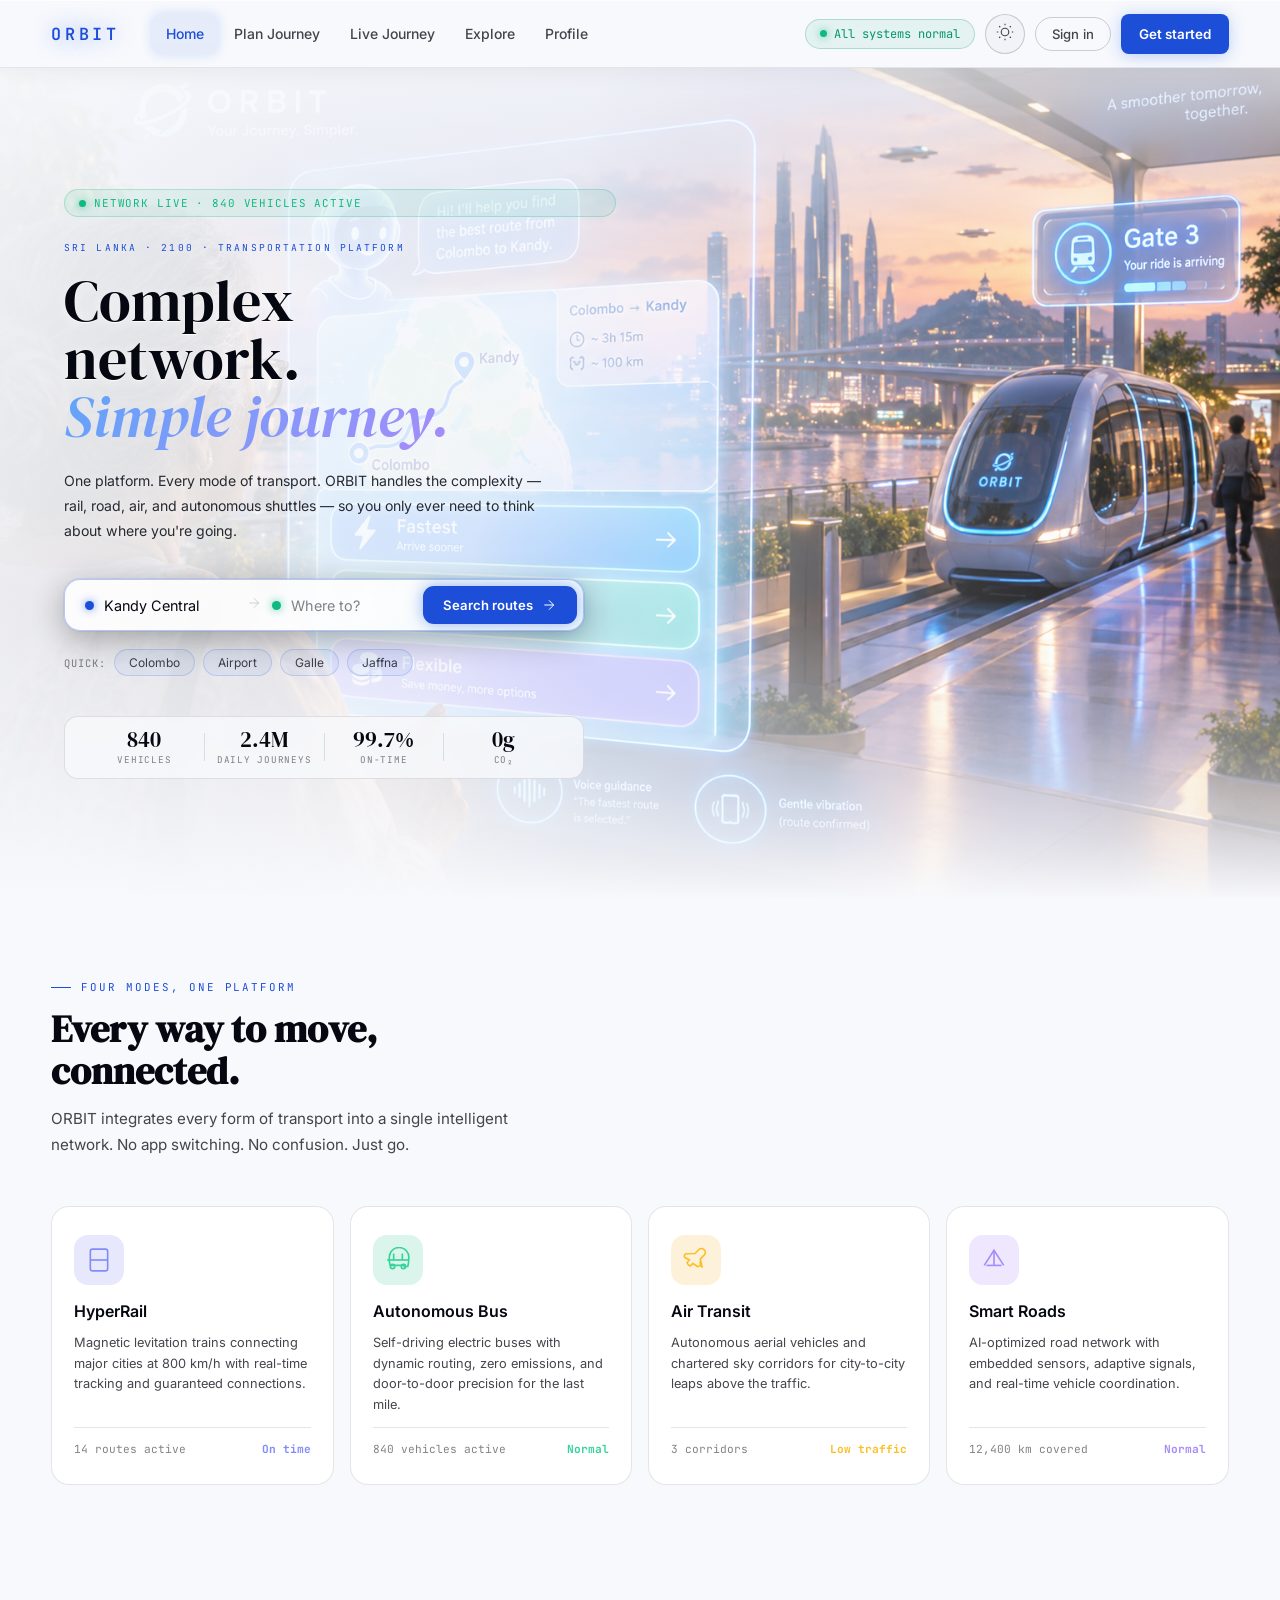
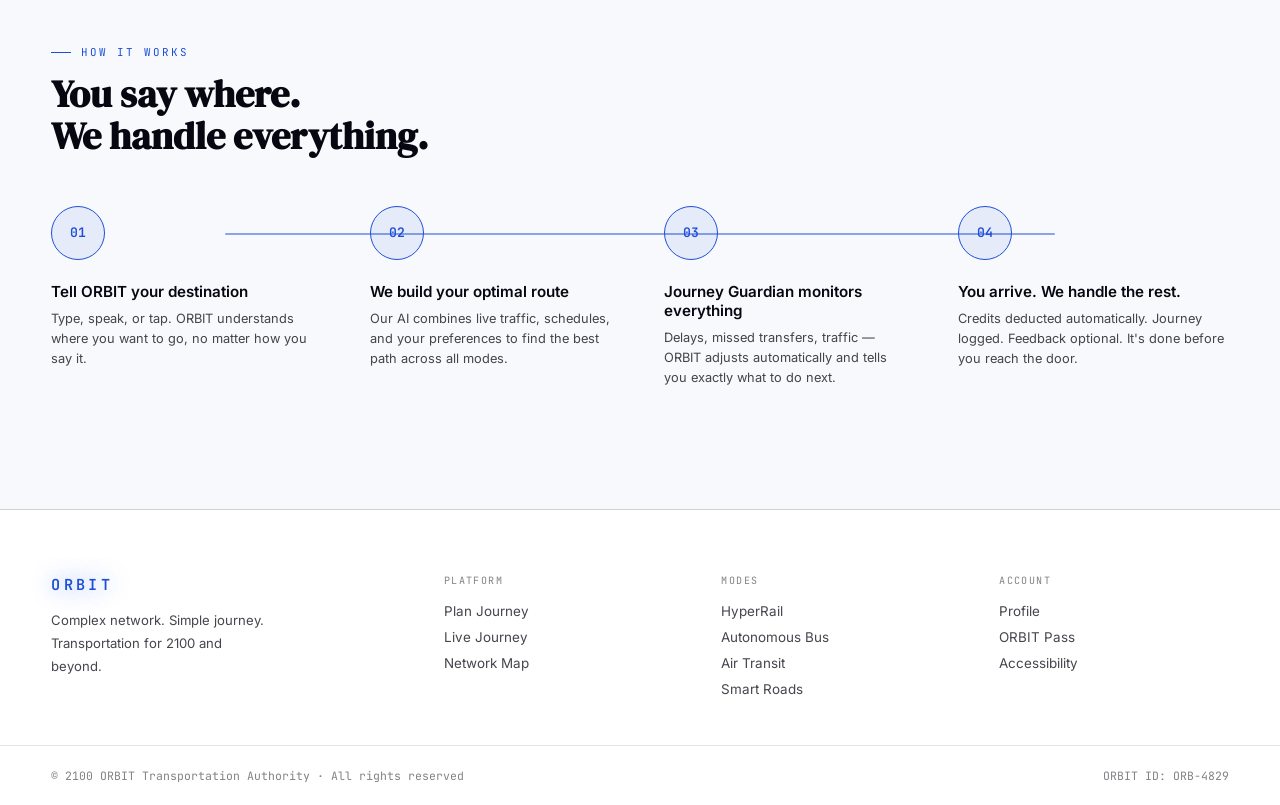
<file: orbit.html>
<!DOCTYPE html>
<html lang="en">
<head>
  <meta charset="UTF-8" />
  <meta http-equiv="refresh" content="0; url=index.html" />
  <title>ORBIT — Complex network. Simple journey.</title>
  <script>
    window.location.replace("index.html");
  </script>
</head>
<body>
  <p>Redirecting to <a href="index.html">ORBIT</a>...</p>
</body>
</html>
</file>
<file: style.css>
@import url('https://fonts.googleapis.com/css2?family=Inter:wght@300;400;500;600;700&family=DM+Serif+Display:ital@0;1&family=JetBrains+Mono:wght@400;500;600&display=swap');

/* ═══════════════════════════════════════
   DARK MODE TOKENS (default)
═══════════════════════════════════════ */
:root {
  --bg: #050810;
  --bg2: #0a0e1a;
  --surface: #0f1522;
  --surface2: #161d2e;
  --surface3: #1e2840;
  --border: rgba(255,255,255,0.07);
  --border2: rgba(255,255,255,0.14);
  --primary: #2563eb;
  --primary-glow: rgba(37,99,235,0.28);
  --primary-dim: rgba(37,99,235,0.1);
  --primary-border: rgba(37,99,235,0.28);
  --accent: #10b981;
  --accent-dim: rgba(16,185,129,0.12);
  --warn: #f59e0b;
  --danger: #ef4444;
  --text: #eef2ff;
  --text2: rgba(238,242,255,0.55);
  --text3: rgba(238,242,255,0.3);
  --shadow: 0 8px 32px rgba(0,0,0,0.4);
  --shadow-lg: 0 24px 64px rgba(0,0,0,0.5);
  --sans: 'Inter', system-ui, sans-serif;
  --serif: 'DM Serif Display', Georgia, serif;
  --mono: 'JetBrains Mono', monospace;
  --r: 12px;
  --r2: 18px;
  --r3: 24px;
  --nav-h: 68px;
  --ease: cubic-bezier(0.4, 0, 0.2, 1);
}

/* ═══════════════════════════════════════
   LIGHT MODE TOKENS
═══════════════════════════════════════ */
.light, html.light {
  --bg: #f8f9fc;
  --bg2: #ffffff;
  --surface: #ffffff;
  --surface2: #f1f3f9;
  --surface3: #e8ecf4;
  --border: rgba(0,0,0,0.1);
  --border2: rgba(0,0,0,0.18);
  --primary: #1d4ed8;
  --primary-glow: rgba(29,78,216,0.2);
  --primary-dim: rgba(29,78,216,0.08);
  --primary-border: rgba(29,78,216,0.22);
  --accent: #059669;
  --accent-dim: rgba(5,150,105,0.08);
  --warn: #d97706;
  --danger: #dc2626;
  /* stronger text values for clear visibility */
  --text: #050810;
  --text2: rgba(5,8,16,0.75);
  --text3: rgba(5,8,16,0.5);
  --shadow: 0 4px 20px rgba(0,0,0,0.08);
  --shadow-lg: 0 16px 48px rgba(0,0,0,0.12);
}

/* ═══════════════════════════════════════
   ACCESSIBILITY OVERRIDES
═══════════════════════════════════════ */
.large-text { font-size: 18px; }
.high-contrast {
  --border: rgba(0,0,0,0.35);
  --border2: rgba(0,0,0,0.6);
}
/* Map SVG text adapts to light mode */
html.light .map-svg-full text { fill: rgba(15,20,32,0.65) !important; }

.light.high-contrast {
  --bg: #fff;
  --text: #000;
  --text2: rgba(0,0,0,0.8);
  --text3: rgba(0,0,0,0.5);
}
:root.high-contrast {
  --border: rgba(255,255,255,0.3);
  --border2: rgba(255,255,255,0.6);
  --text2: rgba(238,242,255,0.8);
}
.reduce-motion *, .reduce-motion *::before, .reduce-motion *::after {
  transition: none !important; animation: none !important;
}
@media (prefers-reduced-motion: reduce) {
  *, *::before, *::after { transition: none !important; animation: none !important; }
}

/* ═══════════════════════════════════════
   RESET
═══════════════════════════════════════ */
*, *::before, *::after { box-sizing: border-box; margin: 0; padding: 0; }
html { font-size: 16px; scroll-behavior: smooth; }
body {
  font-family: var(--sans);
  background: var(--bg);
  color: var(--text);
  -webkit-font-smoothing: antialiased;
  overflow-x: hidden;
  min-height: 100vh;
  transition: background 300ms var(--ease), color 300ms var(--ease);
}
button { cursor: pointer; border: none; background: none; font-family: inherit; color: inherit; }
a { color: inherit; text-decoration: none; }
img { display: block; max-width: 100%; }
input, select { font-family: inherit; }
ul, ol { list-style: none; }

/* ═══════════════════════════════════════
   TOPNAV
═══════════════════════════════════════ */
.topnav {
  position: fixed;
  top: 0; left: 0; right: 0;
  height: var(--nav-h);
  z-index: 200;
  background: rgba(5, 8, 16, 0.55);
  backdrop-filter: blur(20px) saturate(160%);
  -webkit-backdrop-filter: blur(20px) saturate(160%);
  border-bottom: 1px solid rgba(255,255,255,0.08);
  display: flex;
  align-items: center;
  padding: 0 clamp(16px, 4vw, 80px);
  gap: 32px;
  transition: background 300ms var(--ease), border-color 300ms var(--ease);
  box-shadow: 0 4px 32px rgba(0,0,0,0.3), inset 0 1px 0 rgba(255,255,255,0.06);
}
.light .topnav {
  background: rgba(248, 249, 252, 0.65);
  backdrop-filter: blur(20px) saturate(160%);
  -webkit-backdrop-filter: blur(20px) saturate(160%);
  border-bottom: 1px solid rgba(0,0,0,0.08);
  box-shadow: 0 4px 24px rgba(0,0,0,0.06), inset 0 1px 0 rgba(255,255,255,0.8);
}
.nav-logo {
  font-family: var(--mono);
  font-size: 1.05rem;
  font-weight: 600;
  letter-spacing: 0.22em;
  color: var(--primary);
  flex-shrink: 0;
}
.nav-links {
  display: flex;
  align-items: center;
  gap: 2px;
  flex: 1;
}
.nav-link {
  padding: 8px 14px;
  border-radius: 8px;
  font-size: 0.875rem;
  font-weight: 500;
  color: var(--text2);
  transition: color 180ms, background 180ms;
  white-space: nowrap;
  min-height: 40px;
}
.nav-link:hover { color: var(--text); background: var(--surface2); }
.nav-link.active { color: var(--primary); background: var(--primary-dim); }
.nav-link:focus-visible { outline: 2px solid var(--primary); outline-offset: 2px; }
.nav-actions {
  display: flex;
  align-items: center;
  gap: 10px;
  flex-shrink: 0;
}
.nav-status {
  display: flex;
  align-items: center;
  gap: 7px;
  font-size: 0.75rem;
  font-family: var(--mono);
  color: var(--accent);
  background: var(--accent-dim);
  border: 1px solid rgba(16,185,129,0.2);
  padding: 6px 14px;
  border-radius: 100px;
  white-space: nowrap;
}
.light .nav-status {
  border-color: rgba(5,150,105,0.25);
}
.live-pulse {
  width: 7px; height: 7px;
  border-radius: 50%;
  background: var(--accent);
  flex-shrink: 0;
  animation: pulse 2s ease-in-out infinite;
}
@keyframes pulse { 0%,100%{opacity:1;transform:scale(1)} 50%{opacity:0.5;transform:scale(0.75)} }

/* Theme toggle */
.theme-toggle {
  width: 40px; height: 40px;
  border-radius: 50%;
  background: var(--surface2);
  border: 1px solid var(--border2);
  display: flex; align-items: center; justify-content: center;
  color: var(--text2);
  transition: background 200ms, color 200ms, transform 150ms;
  flex-shrink: 0;
}
.theme-toggle:hover { background: var(--surface3); color: var(--text); transform: scale(1.08); }
.theme-toggle:focus-visible { outline: 2px solid var(--primary); outline-offset: 2px; }

/* Hamburger (mobile) */
.mobile-menu-btn {
  display: none;
  width: 40px; height: 40px;
  border-radius: 10px;
  background: var(--surface2);
  border: 1px solid var(--border2);
  align-items: center; justify-content: center;
  color: var(--text2);
  transition: background 200ms, color 200ms;
  flex-shrink: 0;
}
.mobile-menu-btn:hover { background: var(--surface3); color: var(--text); }
.mobile-menu-btn:focus-visible { outline: 2px solid var(--primary); outline-offset: 2px; }

.btn-nav {
  padding: 9px 18px;
  background: var(--primary);
  color: white;
  border-radius: 8px;
  font-size: 0.84rem;
  font-weight: 600;
  transition: background 200ms, transform 150ms, box-shadow 200ms;
  white-space: nowrap;
  min-height: 40px;
}
.btn-nav:hover { background: #1e40af; transform: translateY(-1px); box-shadow: 0 4px 18px var(--primary-glow); }
.btn-nav:focus-visible { outline: 2px solid white; outline-offset: 2px; }

/* Mobile nav drawer */
.mobile-nav-drawer {
  display: none;
  position: fixed;
  top: var(--nav-h);
  left: 0; right: 0;
  background: rgba(5, 8, 16, 0.75);
  backdrop-filter: blur(20px) saturate(160%);
  -webkit-backdrop-filter: blur(20px) saturate(160%);
  border-bottom: 1px solid rgba(255,255,255,0.08);
  z-index: 190;
  flex-direction: column;
  padding: 12px 16px 20px;
  gap: 4px;
  box-shadow: 0 12px 40px rgba(0,0,0,0.4);
}
.light .mobile-nav-drawer {
  background: rgba(248, 249, 252, 0.82);
  border-bottom: 1px solid rgba(0,0,0,0.08);
  box-shadow: 0 8px 32px rgba(0,0,0,0.08);
}
.mobile-nav-drawer.open { display: flex; }
.mobile-nav-link {
  padding: 14px 16px;
  border-radius: var(--r);
  font-size: 1rem;
  font-weight: 500;
  color: var(--text2);
  text-align: left;
  transition: background 150ms, color 150ms;
  min-height: 52px;
}
.mobile-nav-link:hover { background: var(--surface2); color: var(--text); }
.mobile-nav-link.active { color: var(--primary); background: var(--primary-dim); }
.mobile-nav-auth {
  display: flex;
  gap: 10px;
  padding: 12px 4px 4px;
  border-top: 1px solid var(--border);
  margin-top: 4px;
}
.mobile-nav-auth-ghost {
  flex: 1;
  padding: 12px;
  border: 1px solid var(--border2);
  border-radius: var(--r);
  font-size: 0.9rem;
  font-weight: 500;
  color: var(--text2);
  background: transparent;
  cursor: pointer;
  transition: border-color 0.15s, color 0.15s;
}
.mobile-nav-auth-ghost:hover { border-color: var(--primary); color: var(--primary); }
.mobile-nav-auth-btn {
  flex: 1;
  padding: 12px;
  border-radius: var(--r);
  font-size: 0.9rem;
  font-weight: 600;
  color: #fff;
  background: var(--primary);
  border: none;
  cursor: pointer;
  transition: background 0.18s;
}
.mobile-nav-auth-btn:hover { background: #1e40af; }

/* ═══════════════════════════════════════
   PAGE / SCREENS
═══════════════════════════════════════ */
.page { display: none; padding-top: var(--nav-h); min-height: 100vh; }
.page.active { display: block; }
@keyframes fadein { from{opacity:0;transform:translateY(8px)} to{opacity:1;transform:translateY(0)} }
.page.active { animation: fadein 280ms var(--ease) both; }

.container {
  max-width: 1280px;
  margin: 0 auto;
  padding: 0 clamp(16px, 4vw, 80px);
}

/* ═══════════════════════════════════════
   HERO
═══════════════════════════════════════ */
/* ════════════════════════════════════════
   FUTURISTIC GLOBAL UPGRADES
════════════════════════════════════════ */
:root {
  --glow-primary: 0 0 20px rgba(37,99,235,0.4), 0 0 60px rgba(37,99,235,0.15);
  --glow-accent:  0 0 20px rgba(16,185,129,0.4), 0 0 60px rgba(16,185,129,0.12);
  --glow-border:  0 0 0 1px rgba(37,99,235,0.3);
  --cyber-line: rgba(37,99,235,0.2);
}

/* Glowing nav logo */
.nav-logo { text-shadow: 0 0 20px rgba(37,99,235,0.6); }

/* Glow on primary buttons */
.btn-primary { box-shadow: 0 4px 24px rgba(37,99,235,0.35); }
.btn-primary:hover { box-shadow: 0 6px 32px rgba(37,99,235,0.55); }
.btn-nav { box-shadow: 0 2px 16px rgba(37,99,235,0.3); }

/* Glowing active nav link */
.nav-link.active { box-shadow: 0 0 12px rgba(37,99,235,0.2); }

/* Mode card hover glow */
.mode-card { transition: transform 0.2s, box-shadow 0.2s, border-color 0.2s; }
.mode-card:hover { transform: translateY(-4px); box-shadow: 0 8px 40px rgba(37,99,235,0.15); border-color: var(--primary-border); }

/* ── HERO 2 FULL-BLEED ── */
.hero2 {
  min-height: calc(100vh - var(--nav-h));
  position: relative;
  display: flex;
  align-items: center;
  overflow: hidden;
}

/* Full-bleed background image */
.hero2-bg-img {
  position: absolute;
  inset: 0;
  width: 100%;
  height: 100%;
  object-fit: cover;
  object-position: center center;
  display: block;
  z-index: 0;
}

/* Gradient overlays for text legibility — bottom-to-top dark, light on right */
.hero2-overlay {
  position: absolute;
  inset: 0;
  z-index: 1;
  background:
    /* dark vignette on left so text reads clearly */
    linear-gradient(105deg, rgba(5,8,16,0.82) 0%, rgba(5,8,16,0.55) 45%, rgba(5,8,16,0.1) 70%, transparent 100%),
    /* bottom fade into site bg */
    linear-gradient(to top, var(--bg) 0%, transparent 30%),
    /* top fade */
    linear-gradient(to bottom, rgba(5,8,16,0.5) 0%, transparent 20%);
  pointer-events: none;
}
.light .hero2-overlay {
  background:
    linear-gradient(105deg, rgba(248,249,252,0.96) 0%, rgba(248,249,252,0.82) 40%, rgba(248,249,252,0.3) 65%, transparent 100%),
    linear-gradient(to top, var(--bg) 0%, transparent 35%),
    linear-gradient(to bottom, rgba(248,249,252,0.7) 0%, transparent 20%);
}

/* Hero text highlight in light mode — white shadow creates a halo so text is crisp against the image */
.light .hero2-left .hero2-headline,
.light .hero2-left .hero2-line1,
.light .hero2-left .hero2-line2,
.light .hero2-left .hero2-line3 {
  text-shadow: 0 1px 0 rgba(255,255,255,0.9), 0 2px 12px rgba(255,255,255,0.7);
}
/* "Simple journey." em uses gradient text — text-shadow breaks background-clip:text, so reset it */
.light .hero2-left .hero2-line3 em {
  text-shadow: none;
  background: linear-gradient(135deg, #60a5fa 0%, #a78bfa 100%);
  -webkit-background-clip: text;
  -webkit-text-fill-color: transparent;
  background-clip: text;
}
.light .hero2-left .hero2-sub {
  text-shadow: 0 1px 8px rgba(255,255,255,0.8);
  color: rgba(5,8,16,0.85);
}
.light .hero2-left .hero2-label {
  text-shadow: 0 1px 6px rgba(255,255,255,0.8);
}

/* Nav links — bold and fully opaque in light mode */
.light .nav-link { color: rgba(5,8,16,0.75); font-weight: 500; }
.light .nav-link:hover { color: var(--primary); background: rgba(29,78,216,0.07); }
.light .nav-link.active { color: var(--primary); }

/* Section text contrast */
.light .section-tag { color: var(--primary); }
.light .section-h { color: var(--text); }
.light .section-sub { color: var(--text2); }

/* Content pane — sits on top of image */
.hero2-left {
  position: relative;
  z-index: 2;
  display: flex;
  flex-direction: column;
  justify-content: center;
  padding: clamp(48px, 6vw, 100px) clamp(24px, 5vw, 80px);
  max-width: 680px;
  width: 100%;
}

/* Live pill */
.hero2-live-pill {
  display: inline-flex;
  align-items: center;
  gap: 8px;
  font-family: var(--mono);
  font-size: 0.68rem;
  letter-spacing: 0.08em;
  color: #10b981;
  background: rgba(16,185,129,0.08);
  border: 1px solid rgba(16,185,129,0.25);
  border-radius: 100px;
  padding: 6px 14px;
  text-transform: uppercase;
  margin-bottom: 24px;
  position: relative;
  z-index: 1;
}
.live-pulse-ring {
  position: absolute;
  width: 7px; height: 7px;
  border-radius: 50%;
  border: 1px solid #10b981;
  opacity: 0;
  animation: ring-expand 2s ease infinite;
}
.live-pulse {
  width: 7px; height: 7px;
  border-radius: 50%;
  background: #10b981;
  box-shadow: 0 0 8px rgba(16,185,129,0.8);
  flex-shrink: 0;
  animation: pulse-live 2s ease infinite;
  position: relative;
}
@keyframes pulse-live {
  0%, 100% { opacity: 1; box-shadow: 0 0 8px rgba(16,185,129,0.8); }
  50%       { opacity: 0.6; box-shadow: 0 0 4px rgba(16,185,129,0.4); }
}
@keyframes ring-expand {
  0%   { transform: scale(1); opacity: 0.8; }
  100% { transform: scale(3.5); opacity: 0; }
}

/* Label */
.hero2-label {
  font-family: var(--mono);
  font-size: 0.6rem;
  letter-spacing: 0.22em;
  text-transform: uppercase;
  color: var(--primary);
  margin-bottom: 18px;
  position: relative; z-index: 1;
}

/* Headline */
.hero2-headline {
  display: flex;
  flex-direction: column;
  font-family: var(--serif);
  line-height: 1.0;
  color: var(--text);
  margin-bottom: 24px;
  position: relative; z-index: 1;
}
.hero2-line1,
.hero2-line2,
.hero2-line3 {
  font-size: clamp(2.8rem, 4.5vw, 5.8rem);
  font-weight: 400;
  display: block;
  color: var(--text);
}
.hero2-line3 em {
  font-style: italic;
  background: linear-gradient(135deg, #60a5fa 0%, #a78bfa 100%);
  -webkit-background-clip: text;
  -webkit-text-fill-color: transparent;
  background-clip: text;
}

/* Sub */
.hero2-sub {
  font-size: clamp(0.88rem, 1.1vw, 1rem);
  color: var(--text2);
  line-height: 1.75;
  max-width: 480px;
  margin-bottom: 36px;
  position: relative; z-index: 1;
}

/* Glowing search bar */
.hero2-search {
  display: flex;
  align-items: center;
  background: rgba(15,21,34,0.8);
  border: 1px solid rgba(37,99,235,0.35);
  border-radius: 16px;
  padding: 6px 6px 6px 20px;
  max-width: 520px;
  margin-bottom: 18px;
  gap: 0;
  box-shadow: 0 0 0 1px rgba(37,99,235,0.1), 0 8px 32px rgba(0,0,0,0.3);
  backdrop-filter: blur(12px);
  transition: border-color 0.2s, box-shadow 0.2s;
  position: relative; z-index: 1;
}
.hero2-search:focus-within {
  border-color: var(--primary);
  box-shadow: var(--glow-primary), 0 8px 32px rgba(0,0,0,0.3);
}
.light .hero2-search {
  background: rgba(255,255,255,0.85);
  border-color: rgba(29,78,216,0.3);
}
.hero2-search-from,
.hero2-search-to {
  flex: 1;
  display: flex;
  align-items: center;
  gap: 10px;
  min-width: 0;
}
.hero2-search-dot {
  width: 9px; height: 9px;
  border-radius: 50%;
  flex-shrink: 0;
}
.hero2-search-dot--from { background: var(--primary); box-shadow: 0 0 8px rgba(37,99,235,0.7); }
.hero2-search-dot--to   { background: #10b981; box-shadow: 0 0 8px rgba(16,185,129,0.7); }
.hero2-search-input {
  flex: 1;
  background: transparent;
  border: none;
  outline: none;
  font-size: 0.9rem;
  color: var(--text);
  font-family: inherit;
  min-width: 0;
}
.hero2-search-input::placeholder { color: var(--text3); }
.hero2-search-divider {
  color: var(--text3);
  flex-shrink: 0;
  padding: 0 10px;
  opacity: 0.35;
}
.hero2-search-btn {
  background: var(--primary);
  color: #fff;
  border: none;
  border-radius: 11px;
  padding: 11px 20px;
  font-size: 0.82rem;
  font-weight: 600;
  cursor: pointer;
  display: flex;
  align-items: center;
  gap: 8px;
  white-space: nowrap;
  transition: background 0.18s, box-shadow 0.18s;
  flex-shrink: 0;
  box-shadow: 0 0 16px rgba(37,99,235,0.5);
}
.hero2-search-btn:hover { background: #1e40af; box-shadow: 0 0 24px rgba(37,99,235,0.7); }

/* Quick destinations */
.hero2-quick {
  display: flex;
  align-items: center;
  gap: 8px;
  flex-wrap: wrap;
  margin-bottom: 40px;
  position: relative; z-index: 1;
}
.hero2-quick-label {
  font-family: var(--mono);
  font-size: 0.65rem;
  letter-spacing: 0.1em;
  color: var(--text3);
  text-transform: uppercase;
}
.hero2-quick-btn {
  background: rgba(37,99,235,0.06);
  border: 1px solid rgba(37,99,235,0.2);
  border-radius: 100px;
  color: var(--text2);
  font-size: 0.75rem;
  padding: 5px 14px;
  cursor: pointer;
  transition: border-color 0.15s, color 0.15s, box-shadow 0.15s;
}
.hero2-quick-btn:hover {
  border-color: var(--primary);
  color: var(--primary);
  box-shadow: 0 0 12px rgba(37,99,235,0.3);
}

/* Mini stats row (inline, not strip) */
.hero2-mini-stats {
  display: flex;
  align-items: center;
  gap: 0;
  position: relative; z-index: 1;
  border: 1px solid var(--border);
  border-radius: 14px;
  padding: 12px 20px;
  background: rgba(15,21,34,0.5);
  backdrop-filter: blur(8px);
  max-width: 520px;
}
.light .hero2-mini-stats { background: rgba(248,249,252,0.8); }
.hero2-mini-stat {
  display: flex;
  flex-direction: column;
  align-items: center;
  gap: 2px;
  flex: 1;
}
.hero2-mini-num {
  font-family: var(--serif);
  font-size: clamp(1rem, 1.8vw, 1.4rem);
  color: var(--text);
  line-height: 1;
}
.hero2-mini-key {
  font-family: var(--mono);
  font-size: 0.58rem;
  letter-spacing: 0.08em;
  text-transform: uppercase;
  color: var(--text3);
}
.hero2-mini-sep {
  width: 1px;
  height: 28px;
  background: var(--border);
  flex-shrink: 0;
}

/* Legacy stubs */
.hero-grid-bg { display: none; }
.hero-radial { display: none; }
.hero-widget { display: none; }

/* Journey planner */
.journey-planner {
  background: var(--surface);
  border: 1px solid var(--border2);
  border-radius: var(--r3);
  padding: 28px;
  display: flex;
  flex-direction: column;
  gap: 18px;
  box-shadow: var(--shadow-lg);
  transition: background 300ms, border-color 300ms, box-shadow 300ms;
}
.planner-label {
  font-size: 0.68rem;
  font-family: var(--mono);
  letter-spacing: 0.12em;
  text-transform: uppercase;
  color: var(--text3);
  margin-bottom: 4px;
  display: block;
}
.planner-title {
  font-family: var(--serif);
  font-size: 1.35rem;
  color: var(--text);
}
.planner-field { display: flex; flex-direction: column; gap: 6px; }
.planner-input {
  width: 100%;
  background: var(--bg2);
  border: 1px solid var(--border);
  border-radius: var(--r);
  padding: 13px 16px;
  color: var(--text);
  font-size: 0.9rem;
  outline: none;
  transition: border-color 200ms, background 200ms;
  min-height: 48px;
}
.planner-input:focus { border-color: var(--primary); background: var(--bg); }
.planner-input::placeholder { color: var(--text3); }
.planner-row { display: grid; grid-template-columns: 1fr 1fr; gap: 12px; }

/* Route results */
.route-results { display: flex; flex-direction: column; gap: 8px; }
.route-card {
  background: var(--bg2);
  border: 1px solid var(--border);
  border-radius: var(--r2);
  padding: 16px 18px;
  display: flex;
  align-items: center;
  gap: 16px;
  cursor: pointer;
  transition: border-color 200ms, background 200ms, transform 150ms, box-shadow 150ms;
  text-align: left;
  width: 100%;
}
.route-card:hover { border-color: var(--border2); background: var(--surface2); transform: translateX(3px); box-shadow: var(--shadow); }
.route-card.featured { border-color: var(--primary-border); background: var(--surface2); }
.route-card:focus-visible { outline: 2px solid var(--primary); outline-offset: 2px; }
.rc-badge {
  font-size: 0.6rem; font-family: var(--mono); font-weight: 600;
  letter-spacing: 0.12em; padding: 3px 9px; border-radius: 100px;
  white-space: nowrap; flex-shrink: 0;
}
.rc-badge--fast { background: var(--primary-dim); color: var(--primary); border: 1px solid var(--primary-border); }
.rc-badge--simple, .rc-badge--flex { background: transparent; color: var(--text3); border: 1px solid var(--border2); }
.rc-modes { flex: 1; display: flex; align-items: center; gap: 7px; flex-wrap: wrap; }
.mode-chip { font-size: 0.72rem; font-weight: 500; padding: 4px 10px; border-radius: 100px; }
.mode-rail { background: rgba(37,99,235,0.12); color: #3b82f6; }
.mode-bus  { background: rgba(16,185,129,0.12); color: var(--accent); }
.mode-road { background: rgba(139,92,246,0.12); color: #8b5cf6; }
.mode-air  { background: rgba(245,158,11,0.12); color: var(--warn); }
.light .mode-rail { background: rgba(29,78,216,0.08); color: #1d4ed8; }
.light .mode-bus  { background: rgba(5,150,105,0.08); }
.mode-sep { color: var(--text3); }
.rc-meta { text-align: right; flex-shrink: 0; }
.rc-time { font-family: var(--mono); font-weight: 600; font-size: 0.92rem; color: var(--text); display: block; }
.rc-credits { font-family: var(--mono); font-size: 0.7rem; color: var(--primary); margin-top: 2px; display: block; }

/* ═══════════════════════════════════════
   BUTTONS
═══════════════════════════════════════ */
.btn-primary {
  padding: 13px 26px;
  background: var(--primary);
  color: white;
  border-radius: var(--r);
  font-size: 0.9rem; font-weight: 600;
  transition: background 200ms, transform 150ms, box-shadow 200ms;
  display: inline-flex; align-items: center; justify-content: center; gap: 8px;
  min-height: 48px;
}
.btn-primary:hover { background: #1e40af; transform: translateY(-1px); box-shadow: 0 6px 22px var(--primary-glow); }
.btn-primary:active { transform: translateY(0); }
.btn-primary:focus-visible { outline: 2px solid var(--primary); outline-offset: 3px; }

.btn-ghost {
  padding: 13px 26px;
  background: transparent;
  border: 1px solid var(--border2);
  color: var(--text2);
  border-radius: var(--r);
  font-size: 0.9rem; font-weight: 500;
  transition: border-color 200ms, color 200ms, background 200ms;
  display: inline-flex; align-items: center; justify-content: center; gap: 8px;
  min-height: 48px;
}
.btn-ghost:hover { border-color: var(--primary-border); color: var(--text); background: var(--surface2); }
.btn-ghost:focus-visible { outline: 2px solid var(--primary); outline-offset: 2px; }

.btn-outline {
  padding: 11px 22px;
  background: transparent;
  border: 1px solid var(--border2);
  color: var(--text2);
  border-radius: var(--r);
  font-size: 0.84rem; font-weight: 500;
  transition: border-color 200ms, color 200ms, background 200ms;
  display: inline-flex; align-items: center; justify-content: center; gap: 8px;
  min-height: 44px;
}
.btn-outline:hover { border-color: var(--primary-border); color: var(--text); background: var(--surface); }
.btn-outline:focus-visible { outline: 2px solid var(--primary); outline-offset: 2px; }

.btn-warn {
  padding: 11px 22px;
  background: rgba(245,158,11,0.1);
  border: 1px solid rgba(245,158,11,0.3);
  color: var(--warn);
  border-radius: var(--r);
  font-size: 0.84rem; font-weight: 600;
  display: inline-flex; align-items: center; gap: 8px;
  transition: background 200ms;
  min-height: 44px;
}
.btn-warn:hover { background: rgba(245,158,11,0.2); }
.btn-sm { min-height: 40px; padding: 9px 18px; font-size: 0.82rem; }

/* ═══════════════════════════════════════
   SECTION
═══════════════════════════════════════ */
.section { padding: 80px clamp(16px, 4vw, 80px); max-width: 1280px; margin: 0 auto; }
.section-tag {
  font-family: var(--mono);
  font-size: 0.68rem; letter-spacing: 0.18em; text-transform: uppercase;
  color: var(--primary); margin-bottom: 14px;
  display: flex; align-items: center; gap: 10px;
}
.section-tag::before { content: ''; width: 20px; height: 1px; background: var(--primary); }
.section-h { font-family: var(--serif); font-size: clamp(1.8rem, 3vw, 3rem); color: var(--text); line-height: 1.1; margin-bottom: 14px; }
.section-sub { font-size: 0.95rem; color: var(--text2); line-height: 1.7; max-width: 520px; }
.section-header { margin-bottom: 48px; }
.section-header-split { display: flex; align-items: flex-end; justify-content: space-between; gap: 24px; margin-bottom: 36px; flex-wrap: wrap; }

/* ═══════════════════════════════════════
   MODES GRID
═══════════════════════════════════════ */
.modes-grid { display: grid; grid-template-columns: repeat(4,1fr); gap: 16px; }
.mode-card {
  background: var(--surface);
  border: 1px solid var(--border);
  border-radius: var(--r2);
  padding: 28px 22px;
  display: flex; flex-direction: column; gap: 12px;
  transition: border-color 200ms, background 200ms, transform 200ms, box-shadow 200ms;
}
.mode-card:hover { border-color: var(--border2); transform: translateY(-4px); box-shadow: var(--shadow); }
.mode-card-icon {
  width: 50px; height: 50px; border-radius: 14px;
  display: flex; align-items: center; justify-content: center; margin-bottom: 4px;
}
.mode-card-name { font-size: 1rem; font-weight: 600; color: var(--text); }
.mode-card-desc { font-size: 0.8rem; color: var(--text2); line-height: 1.6; }
.mode-card-stat {
  margin-top: auto; font-family: var(--mono); font-size: 0.7rem; color: var(--text3);
  padding-top: 14px; border-top: 1px solid var(--border);
  display: flex; justify-content: space-between; align-items: center;
}

/* ═══════════════════════════════════════
   HOW IT WORKS
═══════════════════════════════════════ */
.steps-grid { display: grid; grid-template-columns: repeat(4,1fr); gap: 0; position: relative; }
.steps-grid::before {
  content: '';
  position: absolute;
  top: 27px; left: calc(12.5% + 27px); right: calc(12.5% + 27px);
  height: 2px;
  background: var(--primary);
  opacity: 0.5;
  border-radius: 2px;
}
.step { display: flex; flex-direction: column; align-items: flex-start; padding: 0 24px; }
.step:first-child { padding-left: 0; }
.step:last-child { padding-right: 0; }
.step-num {
  width: 54px; height: 54px; border-radius: 50%;
  border: 1px solid var(--primary); background: var(--primary-dim);
  display: flex; align-items: center; justify-content: center;
  font-family: var(--mono); font-size: 0.82rem; font-weight: 600;
  color: var(--primary); margin-bottom: 22px; position: relative; z-index: 1; flex-shrink: 0;
}
.step-title { font-size: 0.95rem; font-weight: 600; color: var(--text); margin-bottom: 8px; }
.step-desc { font-size: 0.8rem; color: var(--text2); line-height: 1.6; }

/* ═══════════════════════════════════════
   LIVE JOURNEY PAGE
═══════════════════════════════════════ */
.journey-panel-section { padding: 60px clamp(16px, 4vw, 80px) 80px; max-width: 1280px; margin: 0 auto; }
.journey-panel { display: grid; grid-template-columns: 1fr 360px; gap: 24px; align-items: start; }

.jp-main {
  background: var(--surface);
  border: 1px solid var(--border2);
  border-radius: var(--r3);
  overflow: hidden;
  box-shadow: var(--shadow);
}
.jp-header {
  background: var(--surface2);
  border-bottom: 1px solid var(--border);
  padding: 24px 28px;
  display: flex; align-items: center; justify-content: space-between; gap: 16px;
}
.jp-arrive-badge {
  display: flex; align-items: center; gap: 8px;
  font-family: var(--mono); font-size: 0.78rem; color: var(--accent);
  background: var(--accent-dim); border: 1px solid rgba(16,185,129,0.2);
  padding: 6px 14px; border-radius: 100px;
}
.jp-progress-bar { height: 3px; background: var(--surface3); }
.jp-progress-fill {
  height: 100%; width: 30%;
  background: linear-gradient(90deg, var(--primary), var(--accent));
  border-radius: 2px; transition: width 1s var(--ease);
}
.jp-body { padding: 28px; display: grid; grid-template-columns: 1fr 1fr; gap: 28px; }

.next-step {
  background: var(--surface2);
  border: 1px solid var(--primary-border);
  border-radius: var(--r2); padding: 24px 20px;
  display: flex; flex-direction: column; gap: 12px;
}
.ns-eyebrow {
  font-size: 0.6rem; font-family: var(--mono);
  letter-spacing: 0.16em; text-transform: uppercase; color: var(--primary);
}
.ns-action { font-family: var(--serif); font-size: clamp(1.4rem, 3vw, 1.8rem); line-height: 1.1; color: var(--text); }
.ns-platform { font-family: var(--mono); font-size: 0.82rem; color: var(--text2); }
.ns-chips { display: flex; gap: 10px; flex-wrap: wrap; }
.ns-chip { display: flex; align-items: center; gap: 6px; font-size: 0.73rem; font-family: var(--mono); color: var(--text3); }
.ns-actions { display: flex; gap: 10px; flex-wrap: wrap; }

/* Timeline */
.timeline-block { display: flex; flex-direction: column; }
.tl-item { display: flex; align-items: flex-start; gap: 12px; }
.tl-dot-col { display: flex; flex-direction: column; align-items: center; }
.tl-dot {
  width: 12px; height: 12px; border-radius: 50%;
  border: 2px solid var(--border2); background: var(--surface3);
  flex-shrink: 0; z-index: 1;
}
.tl-dot.done { background: var(--primary); border-color: var(--primary); opacity: 0.55; }
.tl-dot.current { background: var(--primary); border-color: var(--primary); box-shadow: 0 0 10px var(--primary-glow); }
.tl-dot.dest { background: var(--accent); border-color: var(--accent); }
.tl-line { width: 2px; flex: 1; min-height: 24px; background: var(--border); border-radius: 1px; }
.tl-line.done { background: var(--primary); opacity: 0.35; }
.tl-info { padding-bottom: 18px; }
.tl-name { font-size: 0.86rem; font-weight: 500; color: var(--text2); }
.tl-name.active { color: var(--text); font-weight: 600; }
.tl-name.done { color: var(--text3); }
.tl-detail, .tl-time { font-size: 0.72rem; font-family: var(--mono); color: var(--text3); margin-top: 3px; }
.tl-time.current { color: var(--primary); }

/* sidebar cards */
.jp-sidebar { display: flex; flex-direction: column; gap: 14px; }
.guardian-card {
  background: var(--surface); border: 1px solid var(--border);
  border-radius: var(--r2); padding: 20px 18px;
}
.guardian-head { display: flex; align-items: center; gap: 10px; margin-bottom: 10px; }
.guardian-ico {
  width: 32px; height: 32px; background: var(--primary-dim);
  border-radius: 9px; display: flex; align-items: center; justify-content: center;
  color: var(--primary); flex-shrink: 0;
}
.guardian-title { font-size: 0.88rem; font-weight: 600; flex: 1; color: var(--text); }
.guardian-ok { display: flex; align-items: center; gap: 6px; font-size: 0.7rem; font-family: var(--mono); color: var(--accent); }
.g-dot { width: 6px; height: 6px; border-radius: 50%; background: var(--accent); }
.guardian-msg { font-size: 0.78rem; color: var(--text2); line-height: 1.6; }

.delay-panel {
  background: var(--surface); border: 1px solid var(--border);
  border-radius: var(--r2); padding: 18px;
  display: flex; flex-direction: column; gap: 10px;
}
.delay-panel.hidden { display: none; }
.delay-times-row { display: flex; gap: 20px; }
.delay-t-item { display: flex; flex-direction: column; gap: 3px; }
.delay-t-label { font-size: 0.63rem; font-family: var(--mono); letter-spacing: 0.08em; text-transform: uppercase; color: var(--text3); }
.delay-t-val { font-family: var(--mono); font-weight: 600; font-size: 0.92rem; color: var(--warn); }
.delay-note-text { font-size: 0.73rem; color: var(--accent); font-family: var(--mono); }

.ask-orbit-panel {
  background: var(--surface); border: 1px solid var(--border);
  border-radius: var(--r2); padding: 18px;
  display: flex; flex-direction: column; gap: 8px;
}
.ask-orbit-title { font-size: 0.8rem; font-weight: 600; color: var(--text2); margin-bottom: 2px; }
.ask-option {
  background: var(--bg2); border: 1px solid var(--border);
  border-radius: var(--r); padding: 11px 14px;
  font-size: 0.79rem; color: var(--text2); text-align: left;
  transition: background 150ms, border-color 150ms, color 150ms;
  min-height: 44px;
}
.ask-option:hover { background: var(--surface2); border-color: var(--primary-border); color: var(--text); }
.ask-option:focus-visible { outline: 2px solid var(--primary); outline-offset: 2px; }
.ask-response {
  background: var(--primary-dim); border: 1px solid var(--primary-border);
  border-radius: var(--r); padding: 12px 14px;
  font-size: 0.78rem; color: var(--text); line-height: 1.6;
  display: none; white-space: pre-line;
}
.ask-response.show { display: block; }

/* Overlays */
.delay-alert-overlay {
  position: fixed; inset: 0;
  background: rgba(0,0,0,0.55);
  backdrop-filter: blur(8px);
  z-index: 300;
  display: flex; align-items: center; justify-content: center; padding: 20px;
  opacity: 0; pointer-events: none;
  transition: opacity 250ms var(--ease);
}
.delay-alert-overlay.show { opacity: 1; pointer-events: auto; }
.delay-alert-box {
  background: var(--surface);
  border: 1px solid var(--border2);
  border-radius: var(--r3); padding: 36px;
  max-width: 460px; width: 100%;
  display: flex; flex-direction: column; gap: 18px;
  transform: translateY(16px);
  transition: transform 250ms var(--ease);
  box-shadow: var(--shadow-lg);
}
.delay-alert-overlay.show .delay-alert-box { transform: translateY(0); }
.da-header { display: flex; align-items: center; gap: 12px; }
.da-icon { font-size: 1.5rem; }
.da-title { font-family: var(--serif); font-size: 1.5rem; color: var(--text); }
.da-body { font-size: 0.87rem; color: var(--text2); }
.da-times { display: flex; gap: 32px; }
.da-time { display: flex; flex-direction: column; gap: 4px; }
.da-time-label { font-size: 0.63rem; font-family: var(--mono); letter-spacing: 0.1em; text-transform: uppercase; color: var(--text3); }
.da-time-val { font-family: var(--mono); font-size: 1.25rem; font-weight: 600; color: var(--warn); }
.da-note { font-size: 0.78rem; font-family: var(--mono); color: var(--accent); }

/* ═══════════════════════════════════════
   EXPLORE PAGE
═══════════════════════════════════════ */
.explore-layout { display: grid; grid-template-columns: 1fr 300px; gap: 32px; align-items: start; }
.map-container {
  background: var(--surface); border: 1px solid var(--border);
  border-radius: var(--r2); overflow: hidden; aspect-ratio: 16/9;
}
.map-svg-full { width: 100%; height: 100%; display: block; }
.map-legend-panel { display: flex; flex-direction: column; gap: 12px; }
.legend-card {
  background: var(--surface); border: 1px solid var(--border);
  border-radius: var(--r2); padding: 20px 18px; display: flex; flex-direction: column; gap: 12px;
}
.legend-title { font-size: 0.68rem; font-family: var(--mono); letter-spacing: 0.12em; text-transform: uppercase; color: var(--text3); }
.legend-item { display: flex; align-items: center; gap: 10px; }
.legend-line { width: 24px; height: 3px; border-radius: 2px; flex-shrink: 0; }
.legend-item-name { font-size: 0.84rem; font-weight: 500; color: var(--text2); flex: 1; }
.legend-item-count { font-family: var(--mono); font-size: 0.7rem; color: var(--text3); }
.stats-grid-explore {
  background: var(--surface); border: 1px solid var(--border);
  border-radius: var(--r2); padding: 20px 18px;
  display: grid; grid-template-columns: 1fr 1fr; gap: 16px;
}
.es-stat { display: flex; flex-direction: column; gap: 4px; }
.es-val { font-family: var(--serif); font-size: 1.4rem; color: var(--text); }
.es-key { font-family: var(--mono); font-size: 0.63rem; text-transform: uppercase; letter-spacing: 0.1em; color: var(--text3); }

/* ═══════════════════════════════════════
   PROFILE PAGE
═══════════════════════════════════════ */
.profile-layout { display: grid; grid-template-columns: 260px 1fr; gap: 24px; align-items: start; }
.profile-sidebar {
  background: var(--surface); border: 1px solid var(--border);
  border-radius: var(--r2); overflow: hidden; position: sticky; top: calc(var(--nav-h) + 16px);
}
.profile-hero-card {
  background: var(--surface2); padding: 28px 20px;
  display: flex; flex-direction: column; align-items: center; gap: 10px; text-align: center;
  border-bottom: 1px solid var(--border);
}
.profile-avatar {
  width: 68px; height: 68px; border-radius: 50%;
  background: linear-gradient(135deg, var(--primary), #818cf8);
  display: flex; align-items: center; justify-content: center;
  font-family: var(--serif); font-size: 1.9rem; color: white;
}
.profile-name-big { font-family: var(--serif); font-size: 1.5rem; color: var(--text); }
.profile-id-tag { font-family: var(--mono); font-size: 0.7rem; color: var(--text3); }
.profile-nav-list { padding: 10px; display: flex; flex-direction: column; gap: 3px; }
.profile-nav-item {
  display: flex; align-items: center; gap: 10px; padding: 11px 14px;
  border-radius: var(--r); font-size: 0.86rem; color: var(--text2);
  transition: background 150ms, color 150ms; text-align: left; width: 100%; min-height: 46px;
}
.profile-nav-item:hover { background: var(--surface2); color: var(--text); }
.profile-nav-item.active { background: var(--primary-dim); color: var(--primary); }
.profile-nav-item:focus-visible { outline: 2px solid var(--primary); outline-offset: 2px; }
.profile-main { display: flex; flex-direction: column; gap: 18px; }

/* Stats */
.profile-stats-card { background: var(--surface); border: 1px solid var(--border); border-radius: var(--r2); overflow: hidden; }
.ps-grid { display: grid; grid-template-columns: repeat(3,1fr); }
.ps-item { display: flex; flex-direction: column; gap: 4px; padding: 22px 18px; border-right: 1px solid var(--border); }
.ps-item:last-child { border-right: none; }
.ps-val { font-family: var(--serif); font-size: 1.8rem; color: var(--text); }
.ps-key { font-family: var(--mono); font-size: 0.65rem; text-transform: uppercase; letter-spacing: 0.1em; color: var(--text3); }

/* Pass card */
.pass-card {
  background: linear-gradient(135deg, var(--surface2), var(--surface3));
  border: 1px solid var(--primary-border);
  border-radius: var(--r2); padding: 26px 28px;
  display: flex; flex-direction: column; gap: 18px;
  position: relative; overflow: hidden;
}
.pass-card::before {
  content: ''; position: absolute; top: -50px; right: -50px;
  width: 180px; height: 180px;
  background: radial-gradient(circle, var(--primary-dim) 0%, transparent 70%);
}
.pass-top { display: flex; justify-content: space-between; align-items: center; }
.pass-valid-badge {
  font-size: 0.7rem; font-family: var(--mono); color: var(--accent);
  background: var(--accent-dim); border: 1px solid rgba(16,185,129,0.25);
  padding: 5px 12px; border-radius: 100px;
}
.pass-holder { font-family: var(--serif); font-size: 1.7rem; color: var(--text); }
.pass-modes-row { display: flex; gap: 8px; flex-wrap: wrap; }
.pass-mode-tag {
  font-size: 0.76rem; font-family: var(--mono); color: var(--text2);
  background: var(--surface3); border: 1px solid var(--border2);
  padding: 6px 12px; border-radius: 8px;
}
.pass-barcode { display: flex; gap: 3px; align-items: stretch; height: 30px; opacity: 0.2; }
.bc { background: var(--text); border-radius: 1px; flex-shrink: 0; }

/* Accessibility */
.a11y-grid { display: flex; flex-direction: column; gap: 8px; }
.a11y-row {
  display: flex; align-items: center; justify-content: space-between; gap: 16px;
  background: var(--surface); border: 1px solid var(--border);
  border-radius: var(--r2); padding: 18px 22px;
}
.a11y-info { display: flex; align-items: center; gap: 14px; flex: 1; }
.a11y-icon {
  width: 42px; height: 42px; background: var(--surface2); border-radius: 11px;
  display: flex; align-items: center; justify-content: center; color: var(--primary); flex-shrink: 0;
}
.a11y-label { font-size: 0.9rem; font-weight: 500; color: var(--text); }
.a11y-desc { font-size: 0.74rem; color: var(--text3); margin-top: 3px; }
.toggle {
  width: 50px; height: 28px; min-width: 50px; border-radius: 100px;
  background: var(--surface3); border: 1px solid var(--border2);
  position: relative; transition: background 200ms, border-color 200ms;
  display: flex; align-items: center; flex-shrink: 0;
}
.toggle[aria-checked="true"] { background: var(--primary); border-color: var(--primary); }
.toggle-knob {
  position: absolute; left: 3px; width: 20px; height: 20px;
  background: white; border-radius: 50%;
  transition: transform 200ms var(--ease);
  box-shadow: 0 1px 4px rgba(0,0,0,0.25);
}
.toggle[aria-checked="true"] .toggle-knob { transform: translateX(22px); }
.toggle:focus-visible { outline: 2px solid var(--primary); outline-offset: 2px; }

/* ═══════════════════════════════════════
   FOOTER
═══════════════════════════════════════ */
.footer-wrapper {
  background: var(--surface);
  border-top: 1px solid var(--border2);
  margin-top: 40px;
}
.footer {
  padding: 64px clamp(16px, 4vw, 80px) 48px;
  max-width: 1280px; margin: 0 auto;
  display: grid; grid-template-columns: 1.5fr 1fr 1fr 1fr; gap: 48px;
}
.footer-brand .nav-logo { font-size: 0.95rem; margin-bottom: 14px; display: block; }
.footer-desc { font-size: 0.82rem; color: var(--text2); line-height: 1.75; max-width: 220px; }
.footer-col-title {
  font-size: 0.63rem; font-family: var(--mono); letter-spacing: 0.14em;
  text-transform: uppercase; color: var(--text3); margin-bottom: 16px;
}
.footer-links { display: flex; flex-direction: column; gap: 10px; }
.footer-link {
  font-size: 0.84rem; color: var(--text2); transition: color 150ms;
  background: none; border: none; text-align: left; cursor: pointer; padding: 0;
}
.footer-link:hover { color: var(--primary); }
.footer-bottom {
  border-top: 1px solid var(--border);
  padding: 22px clamp(16px, 4vw, 80px);
  max-width: 1280px; margin: 0 auto;
  display: flex; justify-content: space-between; align-items: center; gap: 16px; flex-wrap: wrap;
}
.footer-copy { font-size: 0.72rem; color: var(--text3); font-family: var(--mono); }

/* ═══════════════════════════════════════
   TOAST
═══════════════════════════════════════ */
.toast {
  position: fixed; bottom: 28px; left: 50%;
  transform: translateX(-50%) translateY(16px);
  background: var(--surface2); border: 1px solid var(--border2);
  border-radius: var(--r); padding: 12px 20px;
  font-family: var(--mono); font-size: 0.8rem; color: var(--text2);
  opacity: 0; pointer-events: none;
  transition: opacity 200ms, transform 200ms;
  z-index: 400; white-space: nowrap; max-width: 90vw;
  box-shadow: var(--shadow);
}
.toast.show { opacity: 1; transform: translateX(-50%) translateY(0); }

/* ═══════════════════════════════════════
   INLINE-GRID CLASSES (for previously inline-styled grids)
═══════════════════════════════════════ */
.jp-search-form {
  background: var(--surface);
  border: 1px solid var(--border2);
  border-radius: var(--r3);
  padding: 32px;
  margin-bottom: 32px;
  display: grid;
  grid-template-columns: 1fr 1fr 1fr 1fr auto;
  gap: 16px;
  align-items: flex-end;
}
.jp-routes-grid {
  display: grid;
  grid-template-columns: repeat(3, 1fr);
  gap: 20px;
}
.explore-mode-cards {
  display: grid;
  grid-template-columns: repeat(4, 1fr);
  gap: 14px;
  margin-top: 20px;
}
.journey-row {
  display: grid;
  grid-template-columns: 1fr 1fr 80px 80px;
  gap: 16px;
  border-radius: var(--r);
  align-items: center;
}
.pass-details-grid {
  display: grid;
  grid-template-columns: 1fr 1fr 1fr;
  gap: 20px;
}
.arrival-stats-row {
  display: flex;
  gap: 32px;
  flex-wrap: wrap;
  justify-content: center;
}

/* ═══════════════════════════════════════
   RESPONSIVE — TABLET (≤1100px)
═══════════════════════════════════════ */
@media (max-width: 1100px) {
  .modes-grid { grid-template-columns: repeat(2, 1fr); }
  .steps-grid { grid-template-columns: repeat(2, 1fr); gap: 32px 24px; }
  .steps-grid::before { display: none; }
  .journey-panel { grid-template-columns: 1fr; }
  .jp-body { grid-template-columns: 1fr; }
  .explore-layout { grid-template-columns: 1fr; }
  .explore-mode-cards { grid-template-columns: repeat(2, 1fr); }
  .profile-layout { grid-template-columns: 1fr; }
  .profile-sidebar { position: static; }
  .footer { grid-template-columns: 1fr 1fr; gap: 28px; padding: 40px 16px 32px; }
  .jp-search-form { grid-template-columns: 1fr 1fr; }
  .jp-search-form button { grid-column: 1 / -1; }
  .jp-routes-grid { grid-template-columns: 1fr 1fr; }
}

/* ═══════════════════════════════════════
   RESPONSIVE — MOBILE (≤768px)
═══════════════════════════════════════ */
@media (max-width: 768px) {
  :root { --nav-h: 60px; }

  /* Nav */
  .topnav { gap: 0; padding: 0 16px; }
  .nav-logo { flex: 1; }
  .nav-links { display: none; }
  .nav-status { display: none; }
  .nav-actions { gap: 8px; }
  .mobile-menu-btn { display: flex; }
  .btn-nav { display: none; }
  .btn-nav-ghost { display: none; }

  /* Hero2 full-bleed mobile */
  .hero2 { min-height: 100svh; align-items: flex-end; }
  .hero2-bg-img { object-position: 70% center; }
  .hero2-overlay {
    background:
      linear-gradient(to top, rgba(5,8,16,0.95) 0%, rgba(5,8,16,0.7) 40%, rgba(5,8,16,0.2) 70%, transparent 100%);
  }
  .light .hero2-overlay {
    background:
      linear-gradient(to top, rgba(248,249,252,0.99) 0%, rgba(248,249,252,0.92) 50%, rgba(248,249,252,0.4) 75%, transparent 100%);
  }
  .hero2-left { padding: 32px 20px 40px; max-width: 100%; justify-content: flex-end; }
  .hero2-line1, .hero2-line2, .hero2-line3 { font-size: clamp(2.4rem, 10vw, 4rem); }
  .hero2-sub { font-size: 0.9rem; margin-bottom: 24px; max-width: 100%; }
  .hero2-search { max-width: 100%; }
  .hero2-search-divider { display: none; }
  .hero2-search-btn { padding: 11px 16px; font-size: 0.8rem; }
  .hero2-quick { margin-bottom: 24px; }
  .hero2-mini-stats { max-width: 100%; }

  /* Section */
  .section { padding: 48px 16px; }
  .section-header { margin-bottom: 32px; }
  .section-header-split { flex-direction: column; align-items: flex-start; gap: 16px; }

  /* Modes */
  .modes-grid { grid-template-columns: 1fr; gap: 12px; }

  /* Steps */
  .steps-grid { grid-template-columns: 1fr; gap: 24px; }
  .steps-grid::before { display: none; }
  .step { padding: 0; }

  /* Journey page */
  .journey-section { padding: 80px 16px 40px; }
  .jp-search-form {
    grid-template-columns: 1fr;
    padding: 20px;
    gap: 14px;
    border-radius: var(--r2);
    margin-bottom: 20px;
  }
  .jp-search-form button { grid-column: 1; }
  .jp-routes-grid { grid-template-columns: 1fr; gap: 16px; }

  /* Live journey */
  .journey-panel-section { padding: 32px 16px 60px; }
  .journey-panel { grid-template-columns: 1fr; gap: 16px; }
  .jp-body { grid-template-columns: 1fr; padding: 18px; gap: 18px; }
  .jp-header { padding: 16px 18px; flex-direction: column; align-items: flex-start; gap: 10px; }
  .section-header-split .btn-warn,
  .section-header-split .btn-outline { font-size: 0.78rem; padding: 9px 14px; }

  /* Explore */
  .explore-section { padding: 80px 16px 40px; }
  .explore-layout { grid-template-columns: 1fr; gap: 20px; }
  .map-container { aspect-ratio: 4/3; }
  .explore-mode-cards { grid-template-columns: repeat(2, 1fr); gap: 12px; }

  /* Profile */
  .profile-section { padding: 80px 16px 40px; }
  .profile-layout { grid-template-columns: 1fr; gap: 20px; }
  .profile-sidebar { position: static; }
  .profile-nav { flex-direction: row; flex-wrap: wrap; gap: 4px; }
  .profile-nav-item { flex: 1; min-width: 80px; text-align: center; padding: 10px 8px; font-size: 0.8rem; }
  .ps-grid { grid-template-columns: repeat(3, 1fr); }
  .ps-val { font-size: 1.4rem; }

  /* Recent journeys */
  .journey-row { grid-template-columns: 1fr auto; gap: 4px 12px; padding: 12px 14px; }
  .journey-row span:nth-child(2) { grid-column: 1; color: var(--text3); font-size: 0.72rem; }
  .journey-row span:nth-child(3) { display: none; }
  .journey-row span:nth-child(4) { grid-column: 2; grid-row: 1 / 3; align-self: center; }

  /* Pass */
  .pass-card { padding: 20px; }
  .pass-details-grid { grid-template-columns: 1fr 1fr; }
  .pass-holder { font-size: 1.3rem; }

  /* Arrival modal */
  .arrival-stats-row { gap: 20px; }

  /* Footer */
  .footer { grid-template-columns: 1fr; gap: 24px; }
  .footer-bottom { flex-direction: column; text-align: center; gap: 8px; }
  .footer-links { flex-wrap: wrap; gap: 10px; justify-content: center; }

  /* A11y */
  .a11y-row { flex-wrap: wrap; gap: 12px; }

  /* Delay overlay */
  .delay-alert-box { padding: 20px; }
  .da-times { flex-direction: column; gap: 14px; }
}

/* ═══════════════════════════════════════
   RESPONSIVE — SMALL MOBILE (≤480px)
═══════════════════════════════════════ */
@media (max-width: 480px) {
  .section-h { font-size: clamp(1.5rem, 7vw, 1.8rem); }
  .hero2-line1, .hero2-line2, .hero2-line3 { font-size: clamp(1.9rem, 11vw, 2.6rem); }
  .hero2-sub { font-size: 0.85rem; }
  .hero2-mini-stats { padding: 10px 14px; }
  .hero2-mini-num { font-size: 1rem; }

  .ps-grid { grid-template-columns: repeat(3, 1fr); }
  .ps-val { font-size: 1.3rem; }
  .ps-key { font-size: 0.6rem; }

  .modes-grid { grid-template-columns: 1fr; }
  .explore-mode-cards { grid-template-columns: 1fr 1fr; }

  .journey-section { padding: 76px 12px 32px; }
  .jp-search-form { padding: 16px; }

  .pass-modes-row { flex-direction: column; gap: 6px; }
  .pass-details-grid { grid-template-columns: 1fr; gap: 14px; }

  .da-title { font-size: 1.2rem; }

  /* Auth modal */
  .auth-modal { padding: 24px 16px; }
  .auth-row { grid-template-columns: 1fr; }
  .btn-nav-ghost { display: none; }

  /* Footer */
  .footer-brand-desc { font-size: 0.78rem; }
}

/* ═══════════════════════════════════════
   NAV GHOST BUTTON
═══════════════════════════════════════ */
.btn-nav-ghost {
  background: transparent;
  border: 1px solid var(--border2);
  color: var(--text2);
  border-radius: var(--r2);
  padding: 8px 16px;
  font-size: 0.82rem;
  font-weight: 500;
  cursor: pointer;
  transition: border-color 0.15s, color 0.15s;
}
.btn-nav-ghost:hover { border-color: var(--primary); color: var(--primary); }

/* ═══════════════════════════════════════
   AUTH MODAL
═══════════════════════════════════════ */
.auth-overlay {
  position: fixed;
  inset: 0;
  background: rgba(0,0,0,0.6);
  backdrop-filter: blur(8px);
  -webkit-backdrop-filter: blur(8px);
  z-index: 1000;
  display: flex;
  align-items: center;
  justify-content: center;
  padding: 20px;
  opacity: 0;
  pointer-events: none;
  transition: opacity 0.2s;
}
.auth-overlay.show {
  opacity: 1;
  pointer-events: all;
}
.auth-modal {
  background: var(--surface);
  border: 1px solid var(--border2);
  border-radius: var(--r3);
  padding: 40px;
  width: min(420px, calc(100vw - 40px));
  max-width: 420px;
  min-width: 0;
  box-sizing: border-box;
  overflow: hidden;
  position: relative;
  box-shadow: 0 24px 80px rgba(0,0,0,0.4);
  transform: translateY(12px);
  transition: transform 0.25s ease;
}
.auth-overlay.show .auth-modal { transform: translateY(0); }
.auth-close {
  position: absolute;
  top: 16px; right: 16px;
  background: none;
  border: none;
  color: var(--text3);
  cursor: pointer;
  padding: 6px;
  border-radius: 8px;
  line-height: 0;
  transition: color 0.15s, background 0.15s;
}
.auth-close:hover { color: var(--text); background: var(--surface2); }
.auth-logo {
  font-family: var(--mono);
  font-size: 1rem;
  letter-spacing: 0.15em;
  color: var(--primary);
  margin-bottom: 24px;
  font-weight: 700;
}
.auth-tabs {
  display: flex;
  background: var(--surface2);
  border-radius: 10px;
  padding: 4px;
  margin-bottom: 28px;
  gap: 4px;
}
.auth-tab {
  flex: 1;
  background: transparent;
  border: none;
  border-radius: 8px;
  padding: 9px 0;
  font-size: 0.82rem;
  font-weight: 500;
  color: var(--text3);
  cursor: pointer;
  transition: background 0.15s, color 0.15s;
}
.auth-tab.active {
  background: var(--surface);
  color: var(--text);
  box-shadow: 0 1px 4px rgba(0,0,0,0.15);
}
.auth-form { display: flex; flex-direction: column; gap: 18px; min-width: 0; width: 100%; }
.auth-row { display: grid; grid-template-columns: 1fr 1fr; gap: 12px; min-width: 0; }
.auth-row .auth-field { min-width: 0; overflow: hidden; }
.auth-field { display: flex; flex-direction: column; gap: 6px; position: relative; }
.auth-label { font-size: 0.75rem; font-weight: 500; color: var(--text2); letter-spacing: 0.02em; }
.auth-input {
  background: var(--surface2);
  border: 1px solid var(--border);
  border-radius: var(--r2);
  padding: 11px 14px;
  font-size: 0.9rem;
  color: var(--text);
  font-family: inherit;
  outline: none;
  width: 100%;
  min-width: 0;
  transition: border-color 0.15s, box-shadow 0.15s;
}
.auth-input::placeholder { color: var(--text3); }
.auth-input:focus {
  border-color: var(--primary);
  box-shadow: 0 0 0 3px rgba(37,99,235,0.12);
}
.auth-forgot {
  position: absolute;
  right: 0; top: 0;
  background: none;
  border: none;
  font-size: 0.72rem;
  color: var(--primary);
  cursor: pointer;
  padding: 0;
}
.auth-forgot:hover { text-decoration: underline; }
.auth-submit {
  background: var(--primary);
  color: #fff;
  border: none;
  border-radius: var(--r2);
  padding: 13px;
  font-size: 0.9rem;
  font-weight: 600;
  cursor: pointer;
  margin-top: 4px;
  transition: background 0.18s;
}
.auth-submit:hover { background: #1e40af; }
.auth-alt {
  text-align: center;
  font-size: 0.8rem;
  color: var(--text3);
  margin-top: 4px;
}
.auth-link {
  background: none;
  border: none;
  color: var(--primary);
  font-size: inherit;
  cursor: pointer;
  padding: 0;
}
.auth-link:hover { text-decoration: underline; }
</file>
